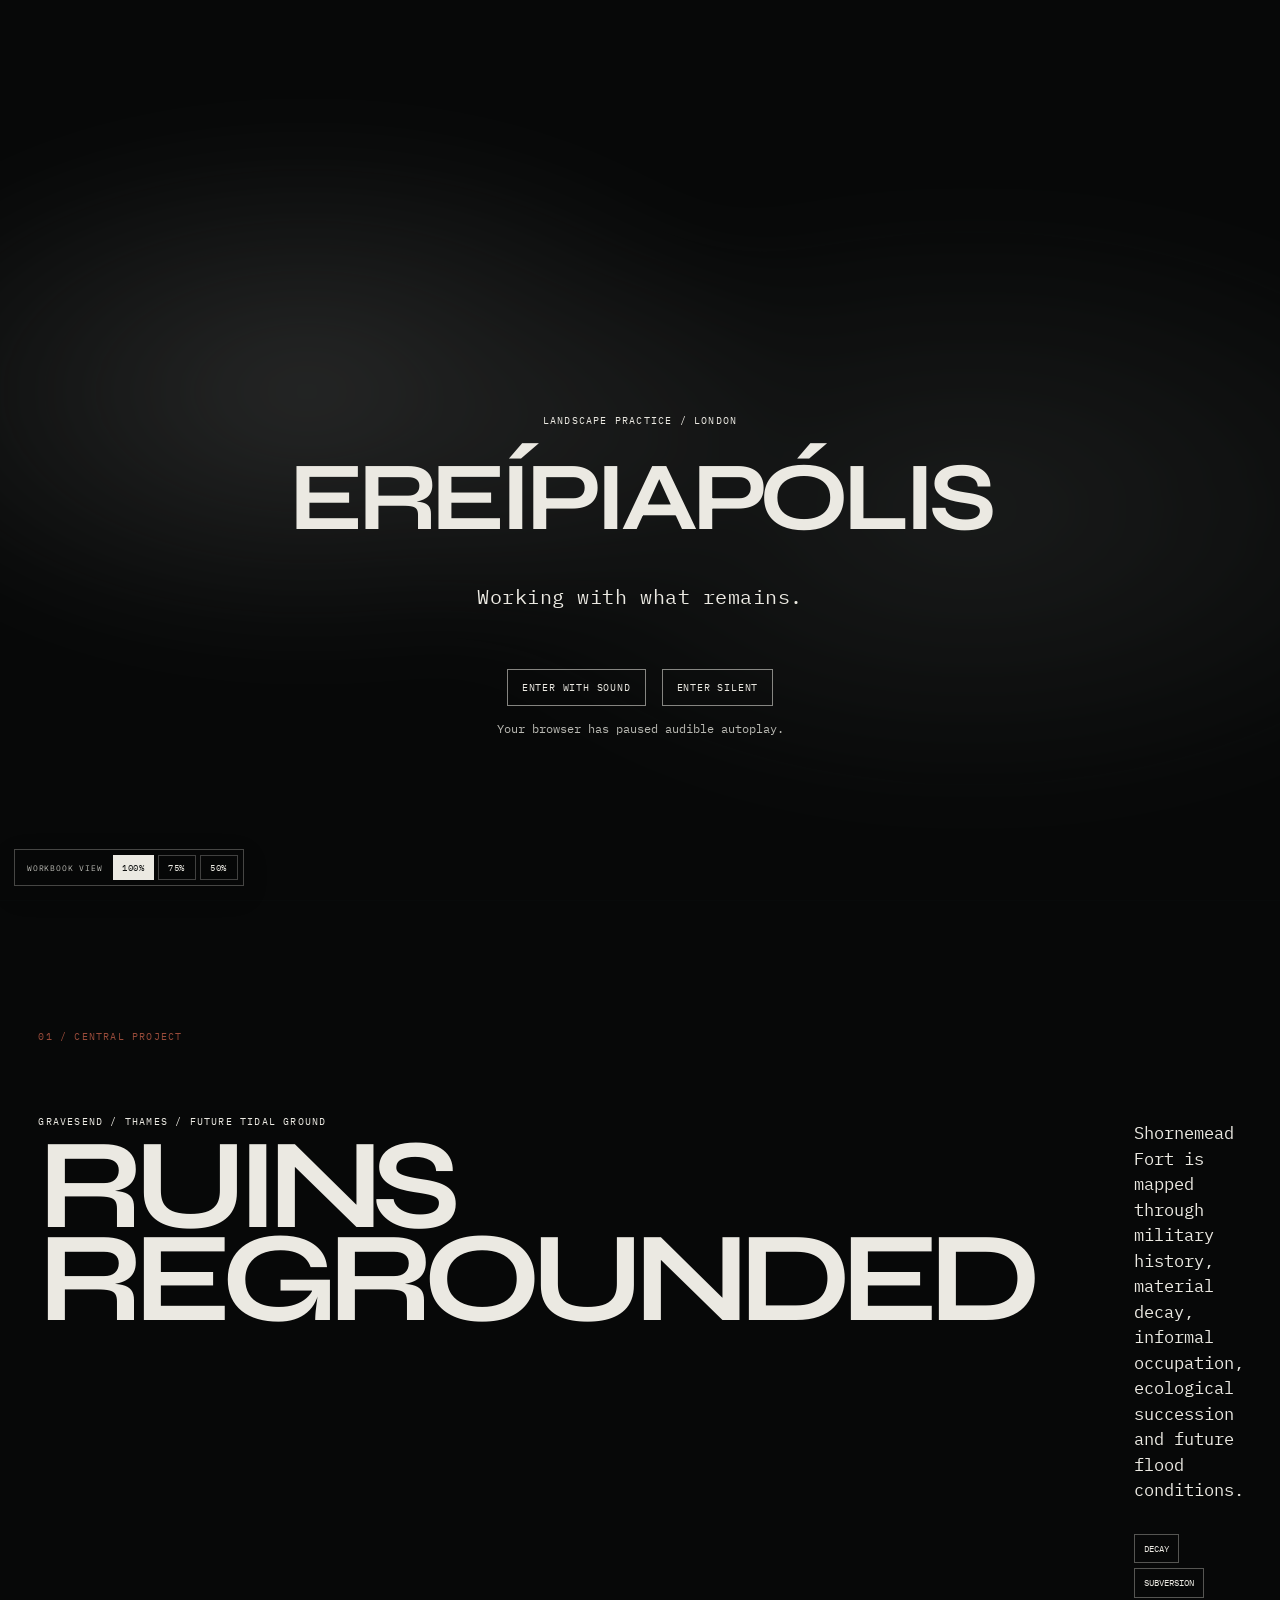
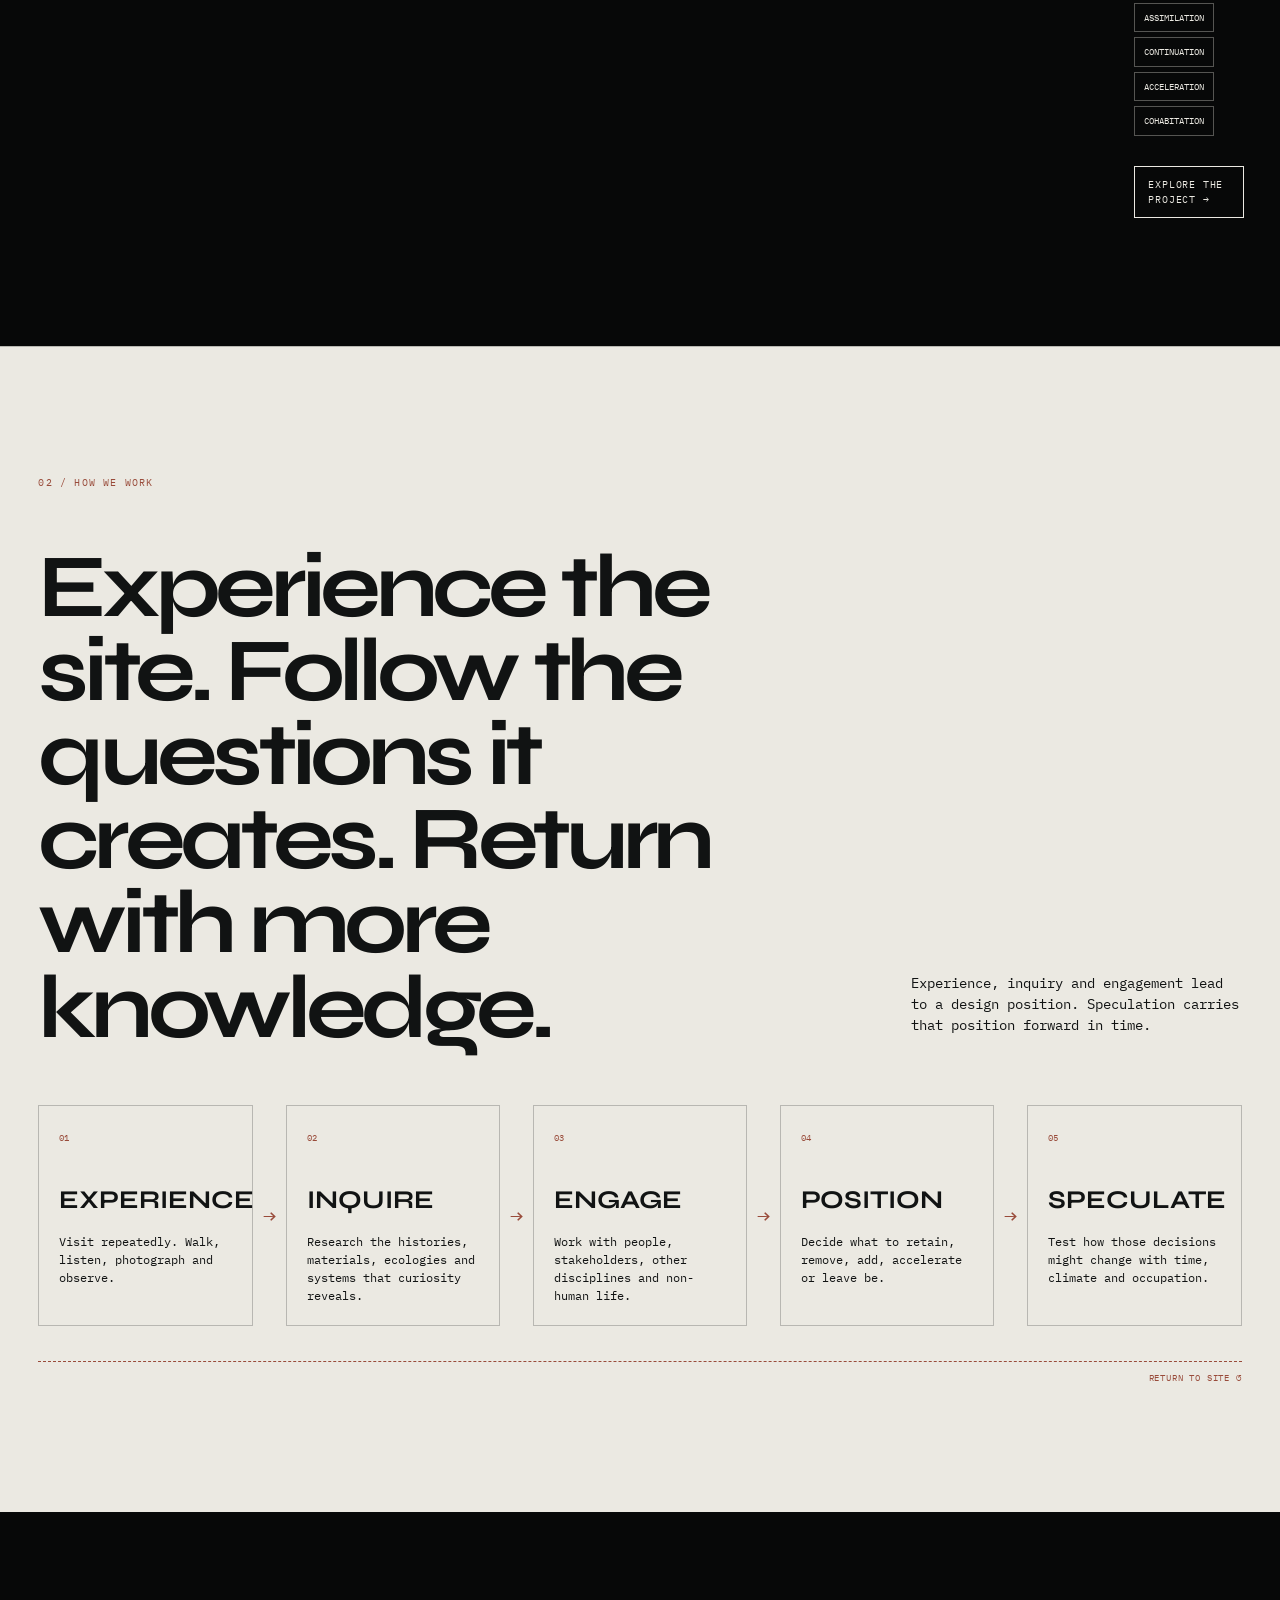
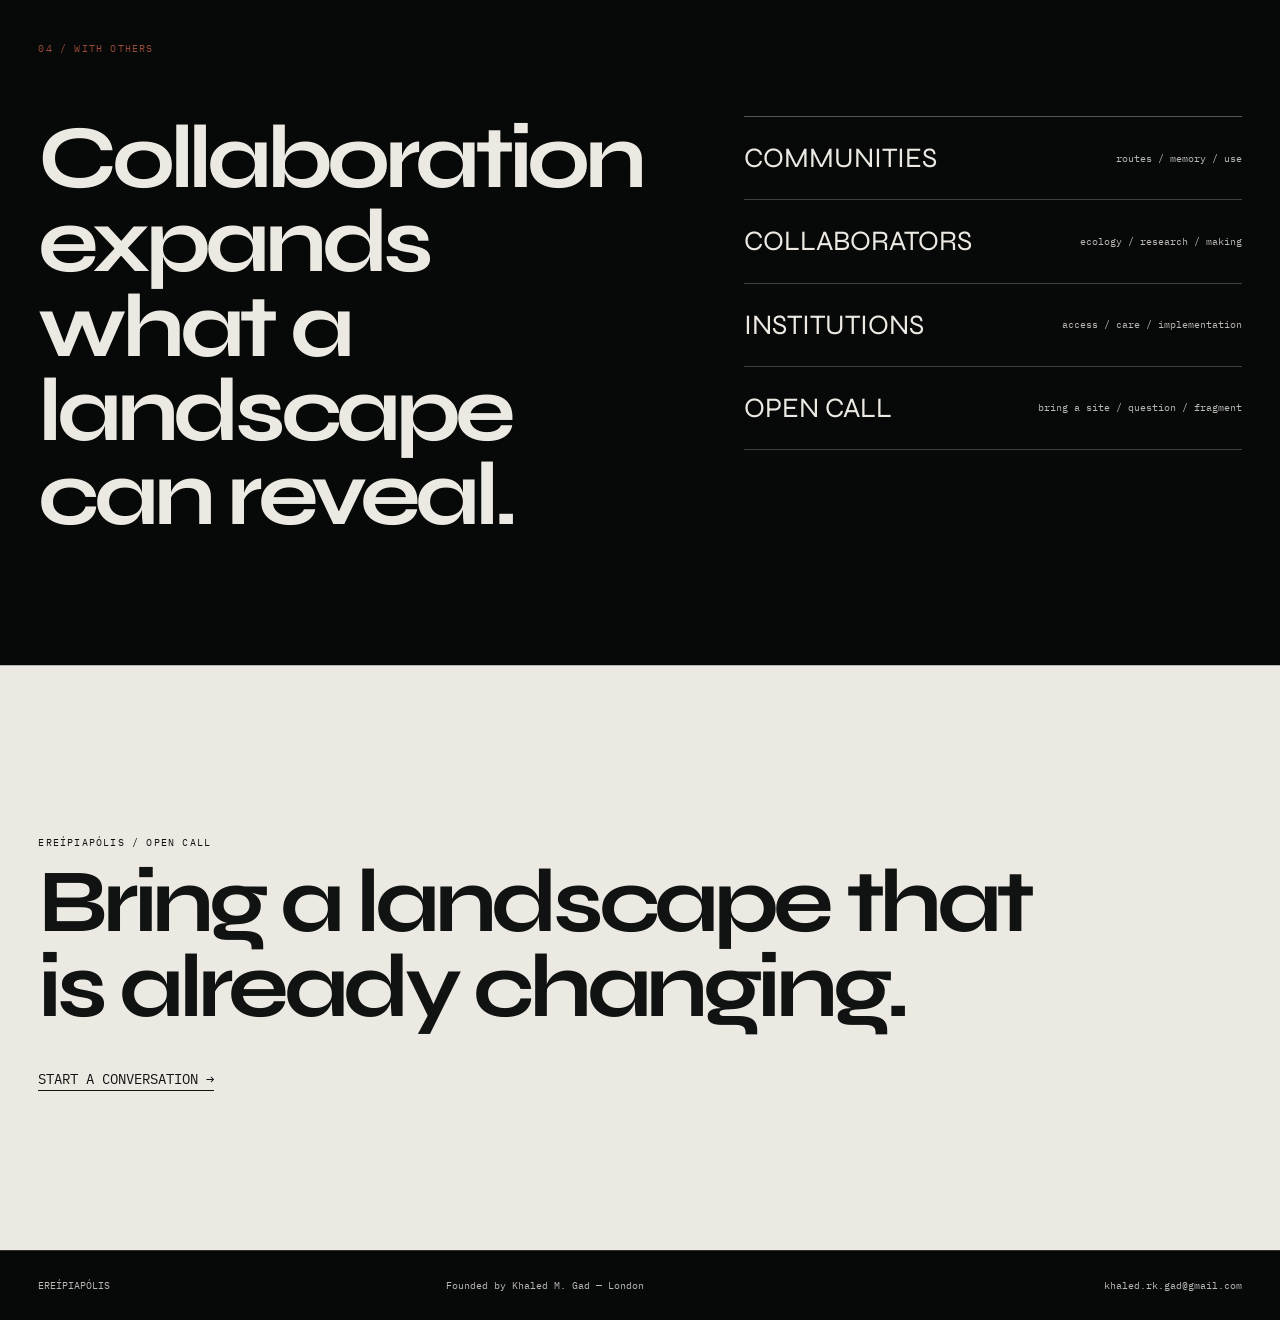
<file: index.html>
<!doctype html>
<html lang="en">
<head>
<meta charset="utf-8">
<meta name="viewport" content="width=device-width,initial-scale=1">
<title>EREÍPIAPÓLIS — Landscape Practice</title>
<meta name="description" content="EREÍPIAPÓLIS is a landscape practice investigating the afterlives of damaged ground.">
<meta name="theme-color" content="#111313">
<link rel="icon" href="assets/favicon.svg" type="image/svg+xml">
<link rel="stylesheet" href="styles.css">
</head>
<body class="home" data-page="home">

<div class="entry-stage" id="entry-stage">
  <div class="entry-weather" aria-hidden="true"></div>
  <div class="entry-copy">
    <p class="micro">LANDSCAPE PRACTICE / LONDON</p>
    <h1>EREÍPIAPÓLIS</h1>
    <p class="entry-line">Working with what remains.</p>
    <div class="entry-gate" id="entry-gate" hidden>
      <button id="enter-sound">ENTER WITH SOUND</button>
      <button id="enter-silent">ENTER SILENT</button>
      <small>Your browser has paused audible autoplay.</small>
    </div>
  </div>
</div>

<audio id="site-ambience" autoplay loop preload="auto" playsinline>
  <source src="https://upload.wikimedia.org/wikipedia/commons/4/42/Rain_and_thunder.ogg" type="audio/ogg">
  <source src="https://upload.wikimedia.org/wikipedia/commons/transcoded/4/42/Rain_and_thunder.ogg/Rain_and_thunder.ogg.mp3" type="audio/mpeg">
</audio>

<canvas id="spore-field" aria-hidden="true"></canvas>
<div class="site-grain" aria-hidden="true"></div>
<div class="cursor" aria-hidden="true"><span></span></div>
<button class="sound-toggle" id="sound-toggle" data-on="false" aria-label="Toggle atmospheric sound">SOUND</button>


<header class="site-header">
  <a class="brand" href="index.html">EREÍPIAPÓLIS</a>
  <button class="menu-toggle" aria-expanded="false" aria-label="Open menu">MENU</button>
  <nav class="site-nav" aria-label="Primary navigation">
    <a href="about.html">ABOUT</a>
    <a href="project.html">PROJECT</a>
    <a href="partners.html">PARTNERS</a>
    <a href="references.html">REFERENCES</a>
  </nav>
</header>


<aside class="time-rail" aria-hidden="true">
  <span>1795</span><i></i>
  <span>1870</span><i></i>
  <span>2026</span><i></i>
  <span>2100</span>
</aside>

<main>
<section class="hero-world" id="hero">
  <div class="hero-meta top">
    <span>51.4518° N / 0.4676° E</span>
    <span>THAMES ESTUARY</span>
    <span>ACTIVE RUINATION / 2026—2100</span>
  </div>

  <button class="hero-plate lightbox-trigger" data-full="assets/a0-composite.webp" aria-label="Open full A0 composite drawing">
    <img class="hero-base" src="assets/a0-composite.webp" alt="Ruins Regrounded A0 composite drawing">
    <img class="hero-refract" src="assets/a0-composite.webp" alt="" aria-hidden="true">
    <span class="weather-field" aria-hidden="true"></span>
    <span class="scan-field" aria-hidden="true"></span>
  </button>

  <div class="hero-meta bottom">
    <span>RUINS REGROUNDED</span>
    <span>SHORNEMEAD FORT</span>
    <a href="project.html">ENTER PROJECT →</a>
  </div>
</section>

<section class="project-gate chapter-black">
  <div class="section-code">01 / CENTRAL PROJECT</div>
  <div class="project-gate-copy">
    <div>
      <p class="micro">GRAVESEND / THAMES / FUTURE TIDAL GROUND</p>
      <h2>RUINS<br>REGROUNDED</h2>
    </div>
    <div class="gate-description">
      <p>Shornemead Fort is mapped through military history, material decay, informal occupation, ecological succession and future flood conditions.</p>
      <div class="data-bands">
        <span>DECAY</span><span>SUBVERSION</span><span>ASSIMILATION</span>
        <span>CONTINUATION</span><span>ACCELERATION</span><span>COHABITATION</span>
      </div>
      <a class="button-light" href="project.html">EXPLORE THE PROJECT →</a>
    </div>
  </div>
</section>

<section class="practice-field">
  <div class="section-code">02 / HOW WE WORK</div>
  <div class="practice-heading">
    <h2>Experience the site. Follow the questions it creates. Return with more knowledge.</h2>
    <p>Experience, inquiry and engagement lead to a design position. Speculation carries that position forward in time.</p>
  </div>
  <div class="method-sequence" aria-label="Practice method">
    <article><span>01</span><h3>EXPERIENCE</h3><p>Visit repeatedly. Walk, listen, photograph and observe.</p></article><b>→</b>
    <article><span>02</span><h3>INQUIRE</h3><p>Research the histories, materials, ecologies and systems that curiosity reveals.</p></article><b>→</b>
    <article><span>03</span><h3>ENGAGE</h3><p>Work with people, stakeholders, other disciplines and non-human life.</p></article><b>→</b>
    <article><span>04</span><h3>POSITION</h3><p>Decide what to retain, remove, add, accelerate or leave be.</p></article><b>→</b>
    <article><span>05</span><h3>SPECULATE</h3><p>Test how those decisions might change with time, climate and occupation.</p></article>
    <div class="return-line">RETURN TO SITE ↺</div>
  </div>
</section>
<section class="relations-gate chapter-black">
  <div class="section-code">04 / WITH OTHERS</div>
  <div class="relations-grid-home">
    <h2>Collaboration expands what a landscape can reveal.</h2>
    <div>
      <a href="partners.html#communities">COMMUNITIES <span>routes / memory / use</span></a>
      <a href="partners.html#collaborators">COLLABORATORS <span>ecology / research / making</span></a>
      <a href="partners.html#institutions">INSTITUTIONS <span>access / care / implementation</span></a>
      <a href="partners.html#open-call">OPEN CALL <span>bring a site / question / fragment</span></a>
    </div>
  </div>
</section>

<section class="closing-field">
  <p class="micro">EREÍPIAPÓLIS / OPEN CALL</p>
  <h2>Bring a landscape that is already changing.</h2>
  <a href="partners.html#open-call">START A CONVERSATION →</a>
</section>
</main>


<footer class="site-footer">
  <span>EREÍPIAPÓLIS</span>
  <span>Founded by Khaled M. Gad — London</span>
  <a href="mailto:khaled.rk.gad@gmail.com">khaled.rk.gad@gmail.com</a>
</footer>


<div class="lightbox" aria-hidden="true">
  <button class="lightbox-close" aria-label="Close image">×</button>
  <button class="lightbox-prev" aria-label="Previous image">←</button>
  <img class="lightbox-image" alt="">
  <button class="lightbox-next" aria-label="Next image">→</button>
</div>

<script src="script.js"></script>
</body>
</html>
</file>
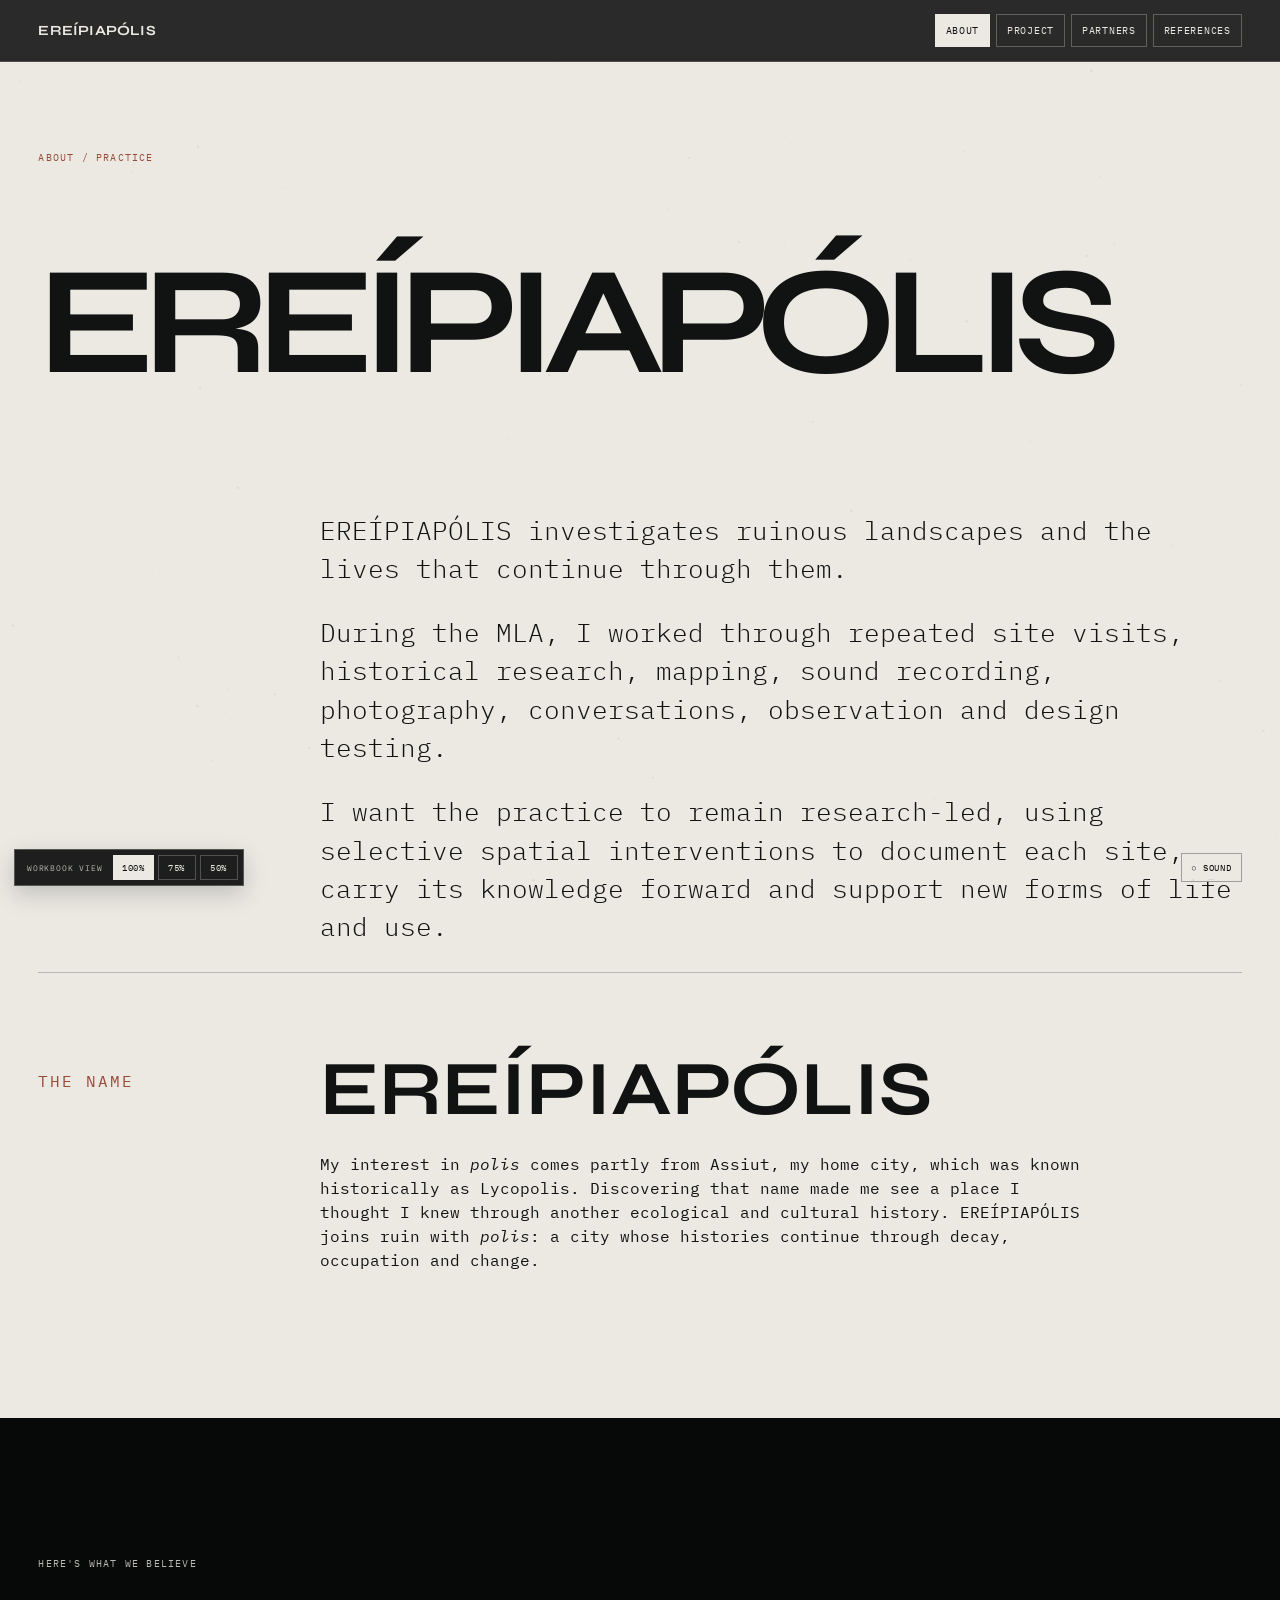
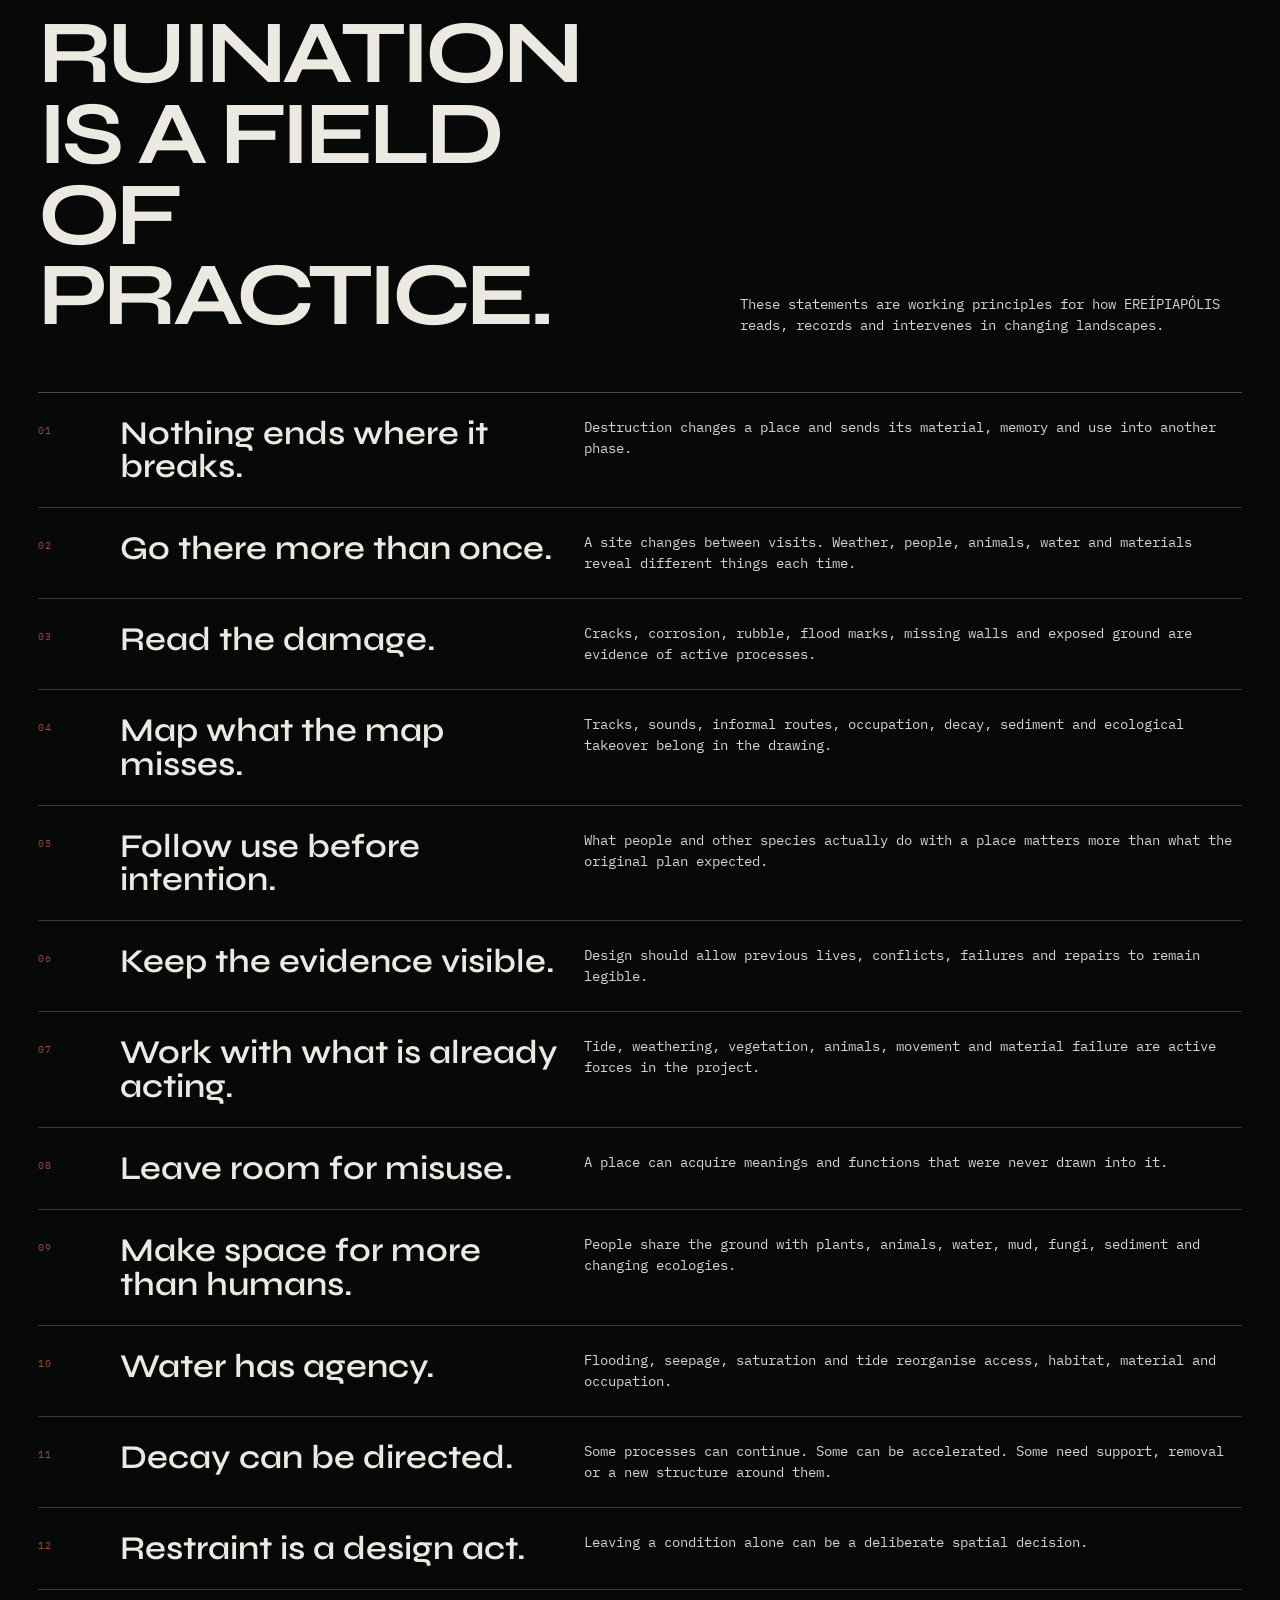
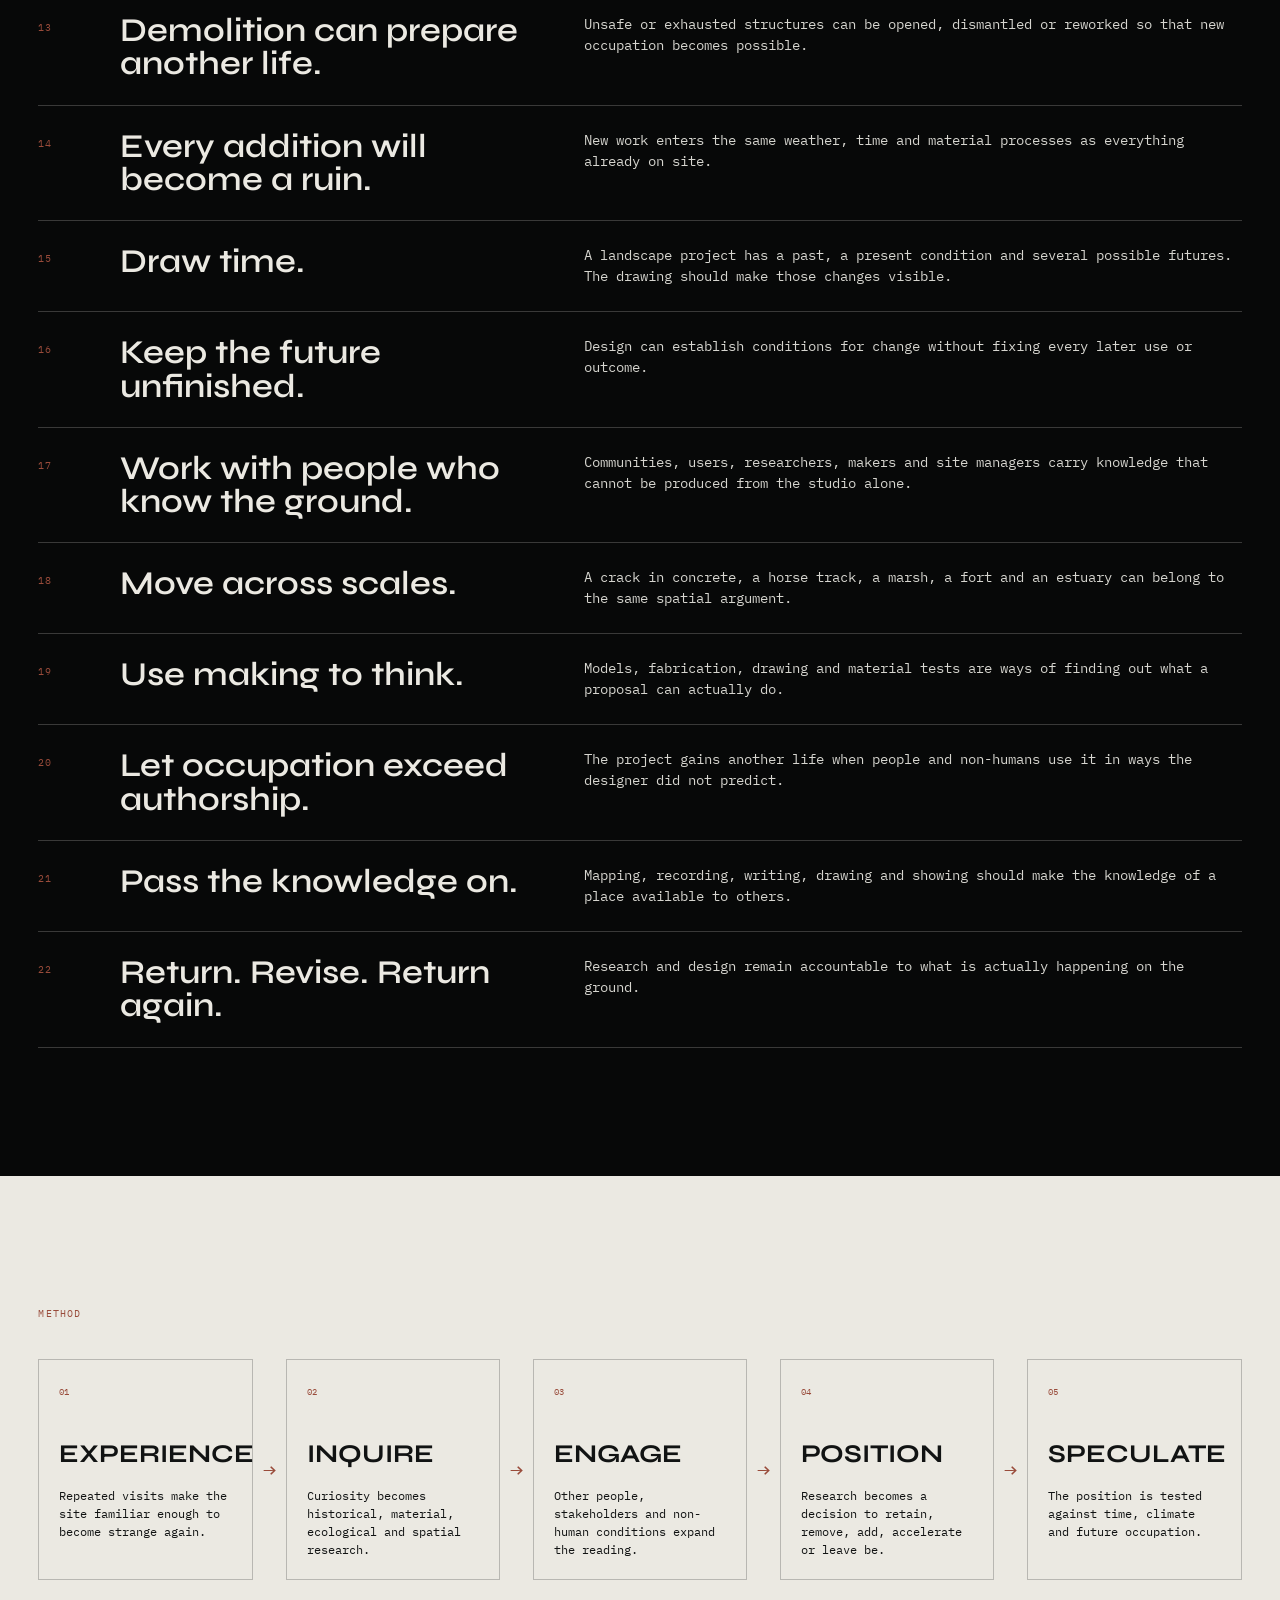
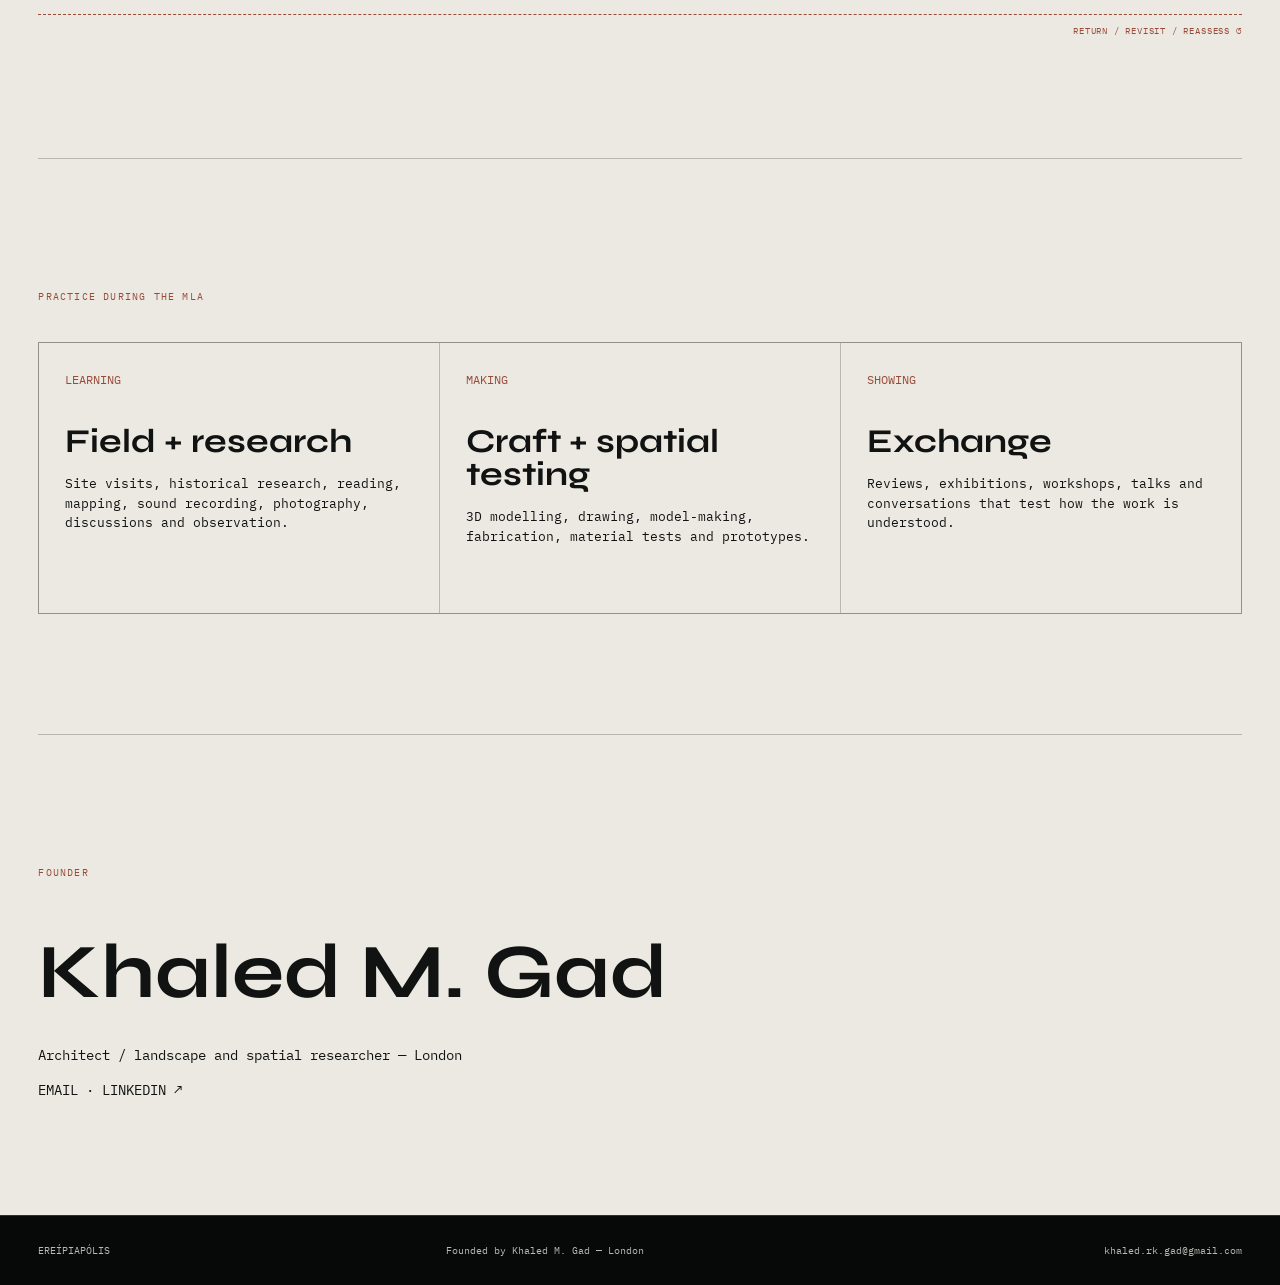
<file: about.html>
<!doctype html>
<html lang="en">
<head>
<meta charset="utf-8"><meta name="viewport" content="width=device-width,initial-scale=1">
<title>About — EREÍPIAPÓLIS</title>
<link rel="icon" href="assets/favicon.svg" type="image/svg+xml">
<link rel="stylesheet" href="styles.css">
</head>
<body data-page="about">
<canvas id="spore-field" aria-hidden="true"></canvas><div class="site-grain"></div><div class="cursor"><span></span></div>
<button class="sound-toggle" id="sound-toggle" data-on="false">SOUND</button>
<audio id="site-ambience" loop preload="auto"><source src="https://upload.wikimedia.org/wikipedia/commons/4/42/Rain_and_thunder.ogg" type="audio/ogg"><source src="https://upload.wikimedia.org/wikipedia/commons/transcoded/4/42/Rain_and_thunder.ogg/Rain_and_thunder.ogg.mp3" type="audio/mpeg"></audio>

<header class="site-header">
  <a class="brand" href="index.html">EREÍPIAPÓLIS</a>
  <button class="menu-toggle" aria-expanded="false" aria-label="Open menu">MENU</button>
  <nav class="site-nav" aria-label="Primary navigation">
    <a href="about.html">ABOUT</a>
    <a href="project.html">PROJECT</a>
    <a href="partners.html">PARTNERS</a>
    <a href="references.html">REFERENCES</a>
  </nav>
</header>

<main class="page-shell">
<section class="page-lead">
  <p class="section-code">ABOUT / PRACTICE</p>
  <h1>EREÍPIAPÓLIS</h1>
  <div class="lead-copy">
    <p>EREÍPIAPÓLIS investigates ruinous landscapes and the lives that continue through them.</p>
    <p>During the MLA, I worked through repeated site visits, historical research, mapping, sound recording, photography, conversations, observation and design testing.</p>
    <p>I want the practice to remain research-led, using selective spatial interventions to document each site, carry its knowledge forward and support new forms of life and use.</p>
  </div>
</section>
<section class="name-stratum split-section"><p class="section-code">THE NAME</p><div><h2>EREÍPIAPÓLIS</h2><p>My interest in <em>polis</em> comes partly from Assiut, my home city, which was known historically as Lycopolis. Discovering that name made me see a place I thought I knew through another ecological and cultural history. EREÍPIAPÓLIS joins ruin with <em>polis</em>: a city whose histories continue through decay, occupation and change.</p></div></section>
<section class="ethos-section chapter-black manifesto-section">
  <p class="section-code">HERE'S WHAT WE BELIEVE</p>
  <div class="manifesto-intro">
    <h2>RUINATION IS A FIELD OF PRACTICE.</h2>
    <p>These statements are working principles for how EREÍPIAPÓLIS reads, records and intervenes in changing landscapes.</p>
  </div>
  <div class="manifesto-list-long">
    <article><span>01</span><h3>Nothing ends where it breaks.</h3><p>Destruction changes a place and sends its material, memory and use into another phase.</p></article>
    <article><span>02</span><h3>Go there more than once.</h3><p>A site changes between visits. Weather, people, animals, water and materials reveal different things each time.</p></article>
    <article><span>03</span><h3>Read the damage.</h3><p>Cracks, corrosion, rubble, flood marks, missing walls and exposed ground are evidence of active processes.</p></article>
    <article><span>04</span><h3>Map what the map misses.</h3><p>Tracks, sounds, informal routes, occupation, decay, sediment and ecological takeover belong in the drawing.</p></article>
    <article><span>05</span><h3>Follow use before intention.</h3><p>What people and other species actually do with a place matters more than what the original plan expected.</p></article>
    <article><span>06</span><h3>Keep the evidence visible.</h3><p>Design should allow previous lives, conflicts, failures and repairs to remain legible.</p></article>
    <article><span>07</span><h3>Work with what is already acting.</h3><p>Tide, weathering, vegetation, animals, movement and material failure are active forces in the project.</p></article>
    <article><span>08</span><h3>Leave room for misuse.</h3><p>A place can acquire meanings and functions that were never drawn into it.</p></article>
    <article><span>09</span><h3>Make space for more than humans.</h3><p>People share the ground with plants, animals, water, mud, fungi, sediment and changing ecologies.</p></article>
    <article><span>10</span><h3>Water has agency.</h3><p>Flooding, seepage, saturation and tide reorganise access, habitat, material and occupation.</p></article>
    <article><span>11</span><h3>Decay can be directed.</h3><p>Some processes can continue. Some can be accelerated. Some need support, removal or a new structure around them.</p></article>
    <article><span>12</span><h3>Restraint is a design act.</h3><p>Leaving a condition alone can be a deliberate spatial decision.</p></article>
    <article><span>13</span><h3>Demolition can prepare another life.</h3><p>Unsafe or exhausted structures can be opened, dismantled or reworked so that new occupation becomes possible.</p></article>
    <article><span>14</span><h3>Every addition will become a ruin.</h3><p>New work enters the same weather, time and material processes as everything already on site.</p></article>
    <article><span>15</span><h3>Draw time.</h3><p>A landscape project has a past, a present condition and several possible futures. The drawing should make those changes visible.</p></article>
    <article><span>16</span><h3>Keep the future unfinished.</h3><p>Design can establish conditions for change without fixing every later use or outcome.</p></article>
    <article><span>17</span><h3>Work with people who know the ground.</h3><p>Communities, users, researchers, makers and site managers carry knowledge that cannot be produced from the studio alone.</p></article>
    <article><span>18</span><h3>Move across scales.</h3><p>A crack in concrete, a horse track, a marsh, a fort and an estuary can belong to the same spatial argument.</p></article>
    <article><span>19</span><h3>Use making to think.</h3><p>Models, fabrication, drawing and material tests are ways of finding out what a proposal can actually do.</p></article>
    <article><span>20</span><h3>Let occupation exceed authorship.</h3><p>The project gains another life when people and non-humans use it in ways the designer did not predict.</p></article>
    <article><span>21</span><h3>Pass the knowledge on.</h3><p>Mapping, recording, writing, drawing and showing should make the knowledge of a place available to others.</p></article>
    <article><span>22</span><h3>Return. Revise. Return again.</h3><p>Research and design remain accountable to what is actually happening on the ground.</p></article>
  </div>
</section>
<section class="operations-section"><p class="section-code">METHOD</p><div class="method-sequence method-sequence-about">
<article><span>01</span><h3>EXPERIENCE</h3><p>Repeated visits make the site familiar enough to become strange again.</p></article><b>→</b>
<article><span>02</span><h3>INQUIRE</h3><p>Curiosity becomes historical, material, ecological and spatial research.</p></article><b>→</b>
<article><span>03</span><h3>ENGAGE</h3><p>Other people, stakeholders and non-human conditions expand the reading.</p></article><b>→</b>
<article><span>04</span><h3>POSITION</h3><p>Research becomes a decision to retain, remove, add, accelerate or leave be.</p></article><b>→</b>
<article><span>05</span><h3>SPECULATE</h3><p>The position is tested against time, climate and future occupation.</p></article>
<div class="return-line">RETURN / REVISIT / REASSESS ↺</div></div></section>
<section class="field-vocabulary chapter-bone"><p class="section-code">PRACTICE DURING THE MLA</p><div class="fieldnote-grid three-up">
<article><small>LEARNING</small><h3>Field + research</h3><p>Site visits, historical research, reading, mapping, sound recording, photography, discussions and observation.</p></article>
<article><small>MAKING</small><h3>Craft + spatial testing</h3><p>3D modelling, drawing, model-making, fabrication, material tests and prototypes.</p></article>
<article><small>SHOWING</small><h3>Exchange</h3><p>Reviews, exhibitions, workshops, talks and conversations that test how the work is understood.</p></article>
</div></section>
<section class="founder-block"><p class="section-code">FOUNDER</p><h2>Khaled M. Gad</h2><p>Architect / landscape and spatial researcher — London</p><p><a href="mailto:khaled.rk.gad@gmail.com">EMAIL</a> · <a href="https://linkedin.com/in/khaled-ragab" target="_blank" rel="noopener">LINKEDIN ↗</a></p></section>
</main>

<footer class="site-footer">
  <span>EREÍPIAPÓLIS</span>
  <span>Founded by Khaled M. Gad — London</span>
  <a href="mailto:khaled.rk.gad@gmail.com">khaled.rk.gad@gmail.com</a>
</footer>

<script src="script.js"></script>
</body></html>
</file>
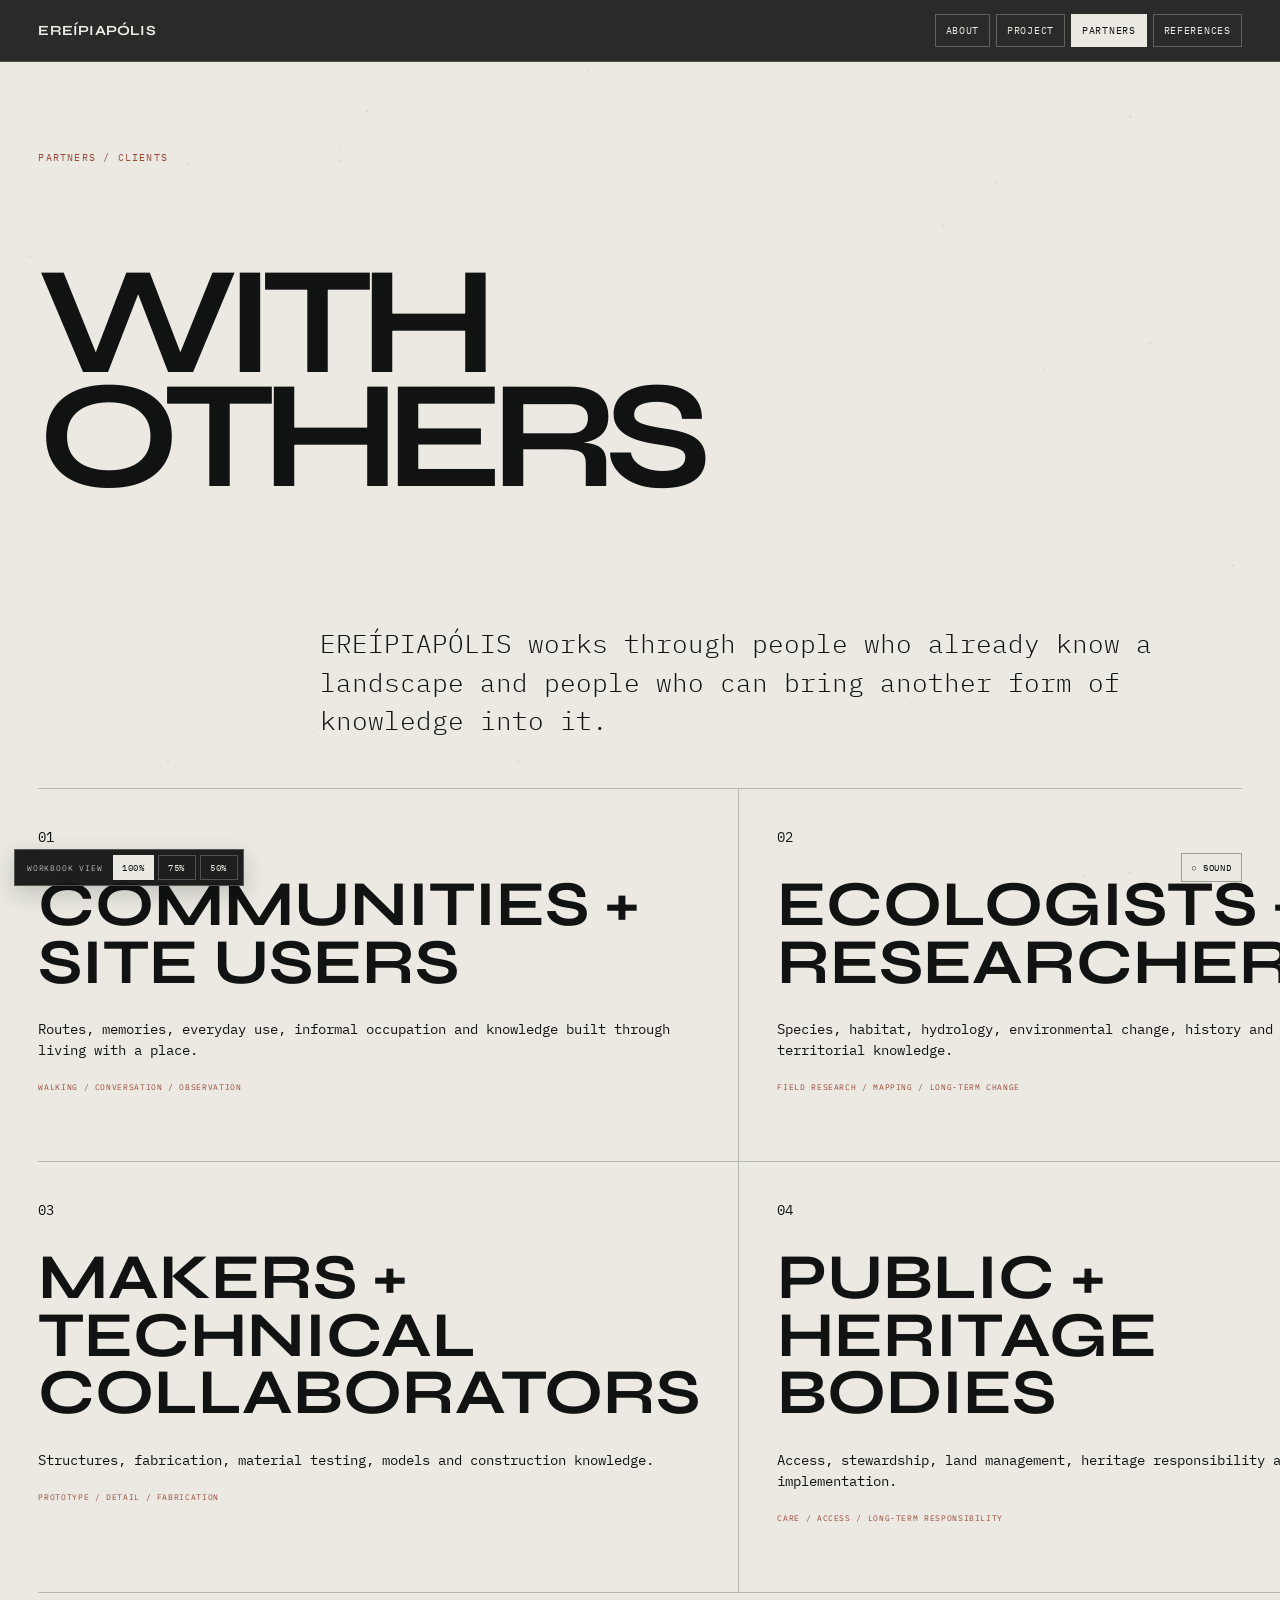
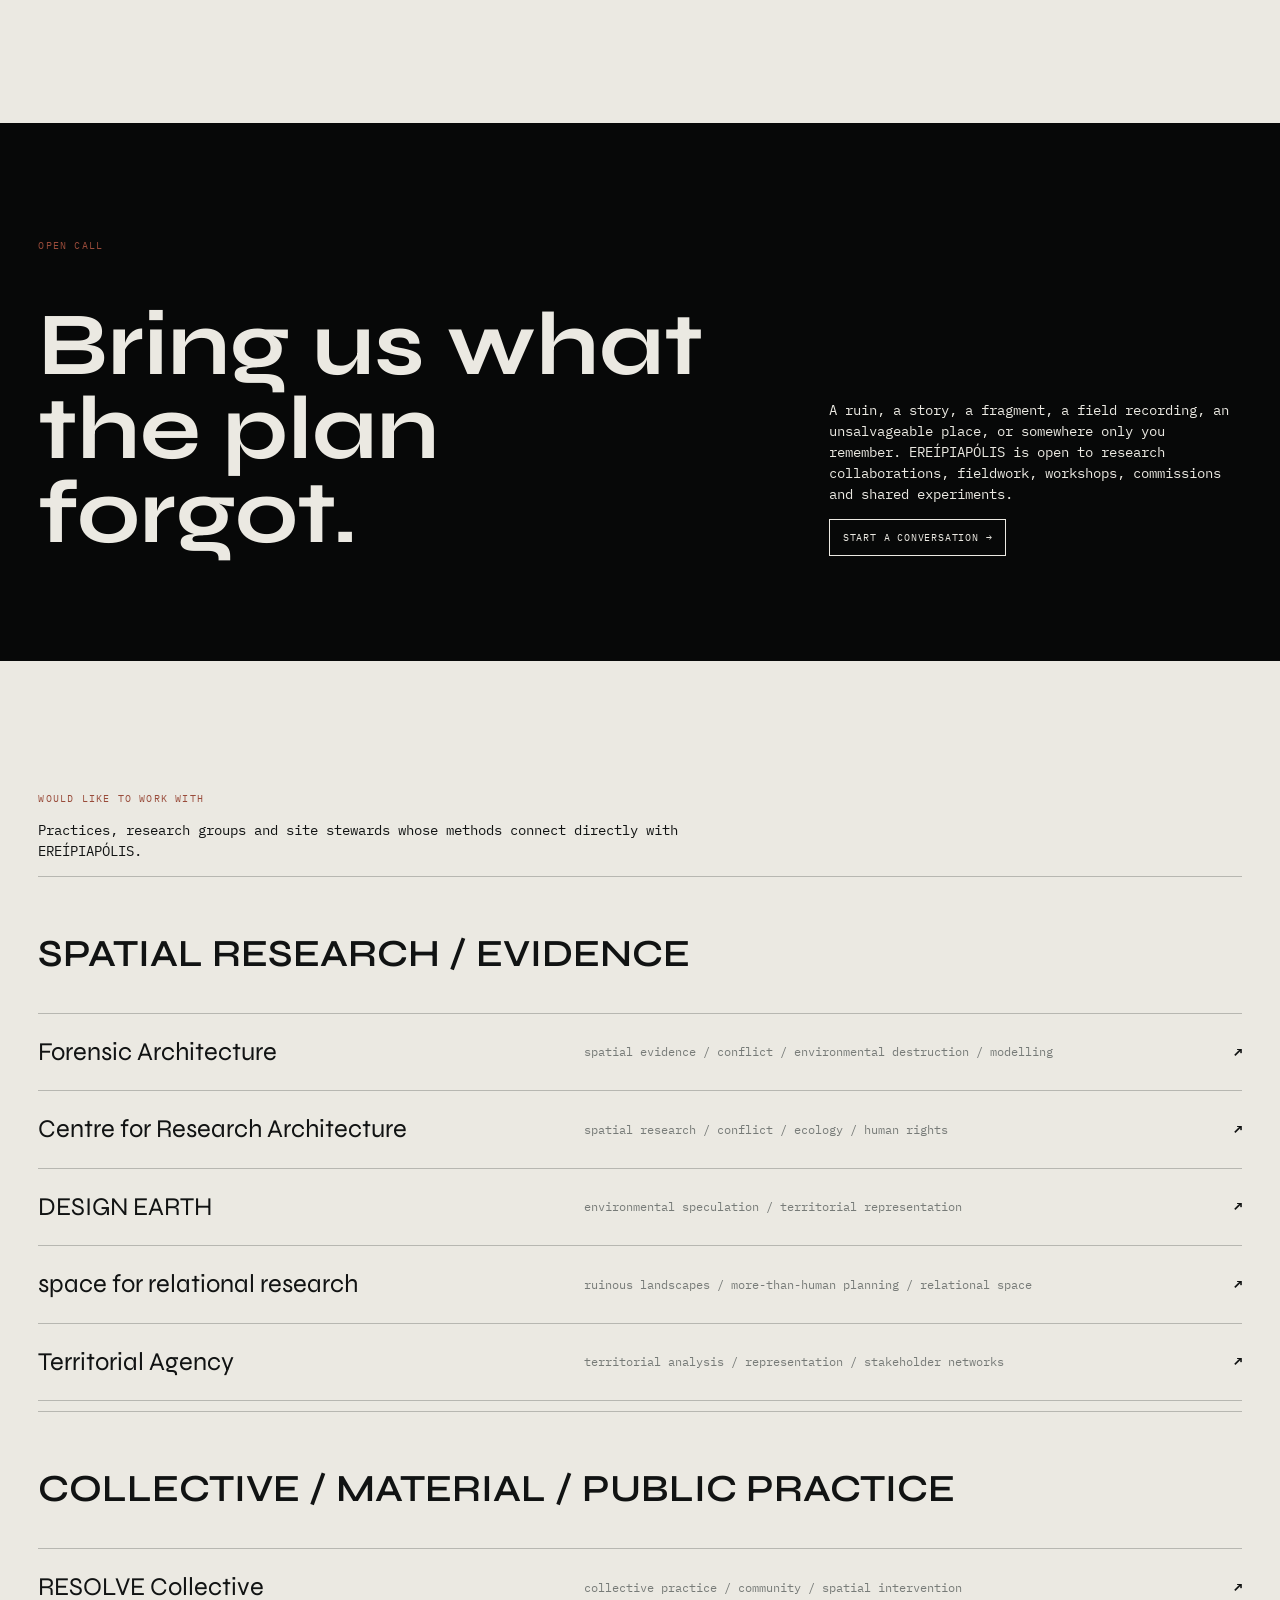
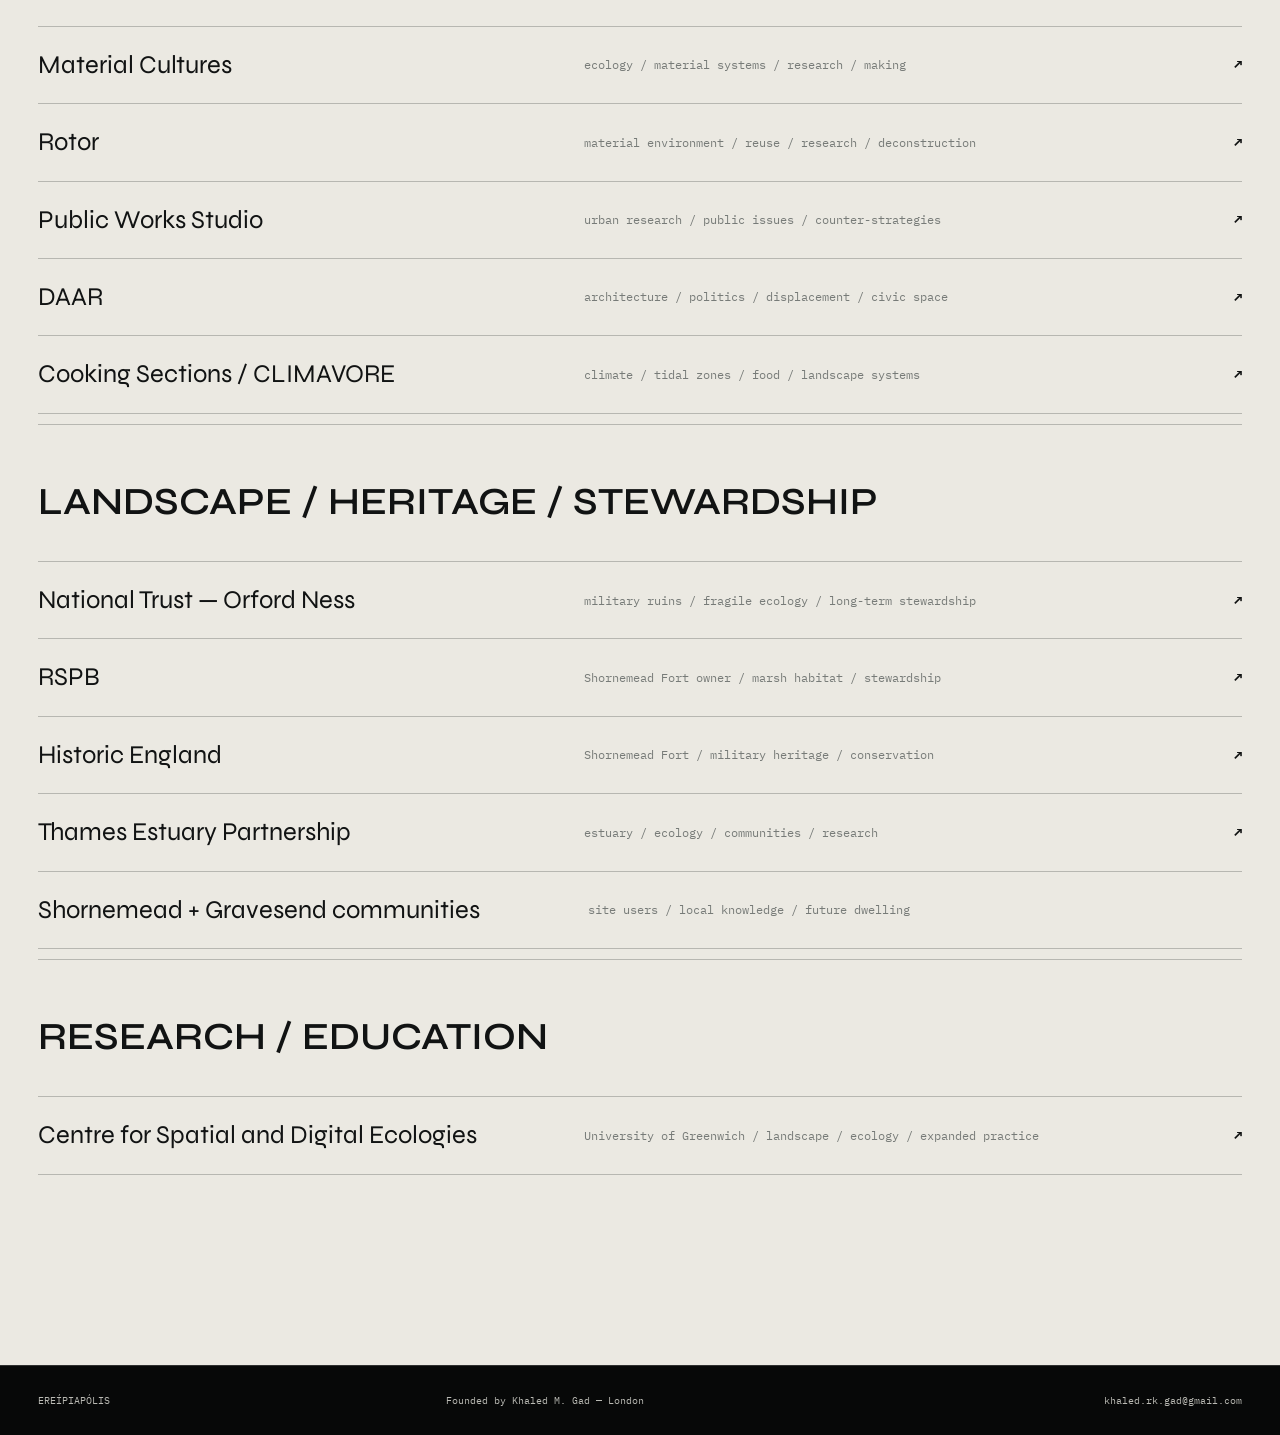
<file: partners.html>
<!doctype html>
<html lang="en"><head><meta charset="utf-8"><meta name="viewport" content="width=device-width,initial-scale=1">
<title>Partners — EREÍPIAPÓLIS</title><link rel="icon" href="assets/favicon.svg" type="image/svg+xml"><link rel="stylesheet" href="styles.css"></head>
<body data-page="partners">
<canvas id="spore-field"></canvas><div class="site-grain"></div><div class="cursor"><span></span></div>
<button class="sound-toggle" id="sound-toggle" data-on="false">SOUND</button>
<audio id="site-ambience" loop preload="auto"><source src="https://upload.wikimedia.org/wikipedia/commons/4/42/Rain_and_thunder.ogg" type="audio/ogg"><source src="https://upload.wikimedia.org/wikipedia/commons/transcoded/4/42/Rain_and_thunder.ogg/Rain_and_thunder.ogg.mp3" type="audio/mpeg"></audio>

<header class="site-header">
  <a class="brand" href="index.html">EREÍPIAPÓLIS</a>
  <button class="menu-toggle" aria-expanded="false" aria-label="Open menu">MENU</button>
  <nav class="site-nav" aria-label="Primary navigation">
    <a href="about.html">ABOUT</a>
    <a href="project.html">PROJECT</a>
    <a href="partners.html">PARTNERS</a>
    <a href="references.html">REFERENCES</a>
  </nav>
</header>

<main class="page-shell partners-page">
<section class="page-lead"><p class="section-code">PARTNERS / CLIENTS</p><h1>WITH<br>OTHERS</h1><div class="lead-copy"><p>EREÍPIAPÓLIS works through people who already know a landscape and people who can bring another form of knowledge into it.</p></div></section>
<section class="relation-roles">
<article id="communities"><span>01</span><h2>COMMUNITIES + SITE USERS</h2><p>Routes, memories, everyday use, informal occupation and knowledge built through living with a place.</p><small>WALKING / CONVERSATION / OBSERVATION</small></article>
<article id="collaborators"><span>02</span><h2>ECOLOGISTS + RESEARCHERS</h2><p>Species, habitat, hydrology, environmental change, history and territorial knowledge.</p><small>FIELD RESEARCH / MAPPING / LONG-TERM CHANGE</small></article>
<article id="makers"><span>03</span><h2>MAKERS + TECHNICAL COLLABORATORS</h2><p>Structures, fabrication, material testing, models and construction knowledge.</p><small>PROTOTYPE / DETAIL / FABRICATION</small></article>
<article id="institutions"><span>04</span><h2>PUBLIC + HERITAGE BODIES</h2><p>Access, stewardship, land management, heritage responsibility and implementation.</p><small>CARE / ACCESS / LONG-TERM RESPONSIBILITY</small></article>
</section>
<section class="open-call chapter-black" id="open-call"><p class="section-code">OPEN CALL</p><div class="open-call-grid"><h2>Bring us what the plan forgot.</h2><div><p>A ruin, a story, a fragment, a field recording, an unsalvageable place, or somewhere only you remember. EREÍPIAPÓLIS is open to research collaborations, fieldwork, workshops, commissions and shared experiments.</p><a class="button-light" href="mailto:khaled.rk.gad@gmail.com?subject=ERE%C3%8DPIAP%C3%93LIS%20collaboration">START A CONVERSATION →</a></div></div></section>
<section class="future-relations">
  <p class="section-code">WOULD LIKE TO WORK WITH</p>
  <p class="relations-note">Practices, research groups and site stewards whose methods connect directly with EREÍPIAPÓLIS.</p>

  <div class="partner-cluster">
    <h3>SPATIAL RESEARCH / EVIDENCE</h3>
    <div class="link-index">
      <a href="https://forensic-architecture.org/about/agency" target="_blank" rel="noopener"><span>Forensic Architecture</span><small>spatial evidence / conflict / environmental destruction / modelling</small><b>↗</b></a>
      <a href="https://research-architecture.org/About" target="_blank" rel="noopener"><span>Centre for Research Architecture</span><small>spatial research / conflict / ecology / human rights</small><b>↗</b></a>
      <a href="https://design-earth.org/" target="_blank" rel="noopener"><span>DESIGN EARTH</span><small>environmental speculation / territorial representation</small><b>↗</b></a>
      <a href="https://spaceforrelationalresearch.de/" target="_blank" rel="noopener"><span>space for relational research</span><small>ruinous landscapes / more-than-human planning / relational space</small><b>↗</b></a>
      <a href="https://www.territorialagency.com/" target="_blank" rel="noopener"><span>Territorial Agency</span><small>territorial analysis / representation / stakeholder networks</small><b>↗</b></a>
    </div>
  </div>

  <div class="partner-cluster">
    <h3>COLLECTIVE / MATERIAL / PUBLIC PRACTICE</h3>
    <div class="link-index">
      <a href="https://www.resolvecollective.com/about" target="_blank" rel="noopener"><span>RESOLVE Collective</span><small>collective practice / community / spatial intervention</small><b>↗</b></a>
      <a href="https://materialcultures.org/about/" target="_blank" rel="noopener"><span>Material Cultures</span><small>ecology / material systems / research / making</small><b>↗</b></a>
      <a href="https://rotordb.org/en" target="_blank" rel="noopener"><span>Rotor</span><small>material environment / reuse / research / deconstruction</small><b>↗</b></a>
      <a href="https://publicworksstudio.com/en/about-us/" target="_blank" rel="noopener"><span>Public Works Studio</span><small>urban research / public issues / counter-strategies</small><b>↗</b></a>
      <a href="https://www.decolonizing.ps/site/about/" target="_blank" rel="noopener"><span>DAAR</span><small>architecture / politics / displacement / civic space</small><b>↗</b></a>
      <a href="https://www.cooking-sections.com/" target="_blank" rel="noopener"><span>Cooking Sections / CLIMAVORE</span><small>climate / tidal zones / food / landscape systems</small><b>↗</b></a>
    </div>
  </div>

  <div class="partner-cluster">
    <h3>LANDSCAPE / HERITAGE / STEWARDSHIP</h3>
    <div class="link-index">
      <a href="https://www.nationaltrust.org.uk/visit/suffolk/orford-ness-national-nature-reserve" target="_blank" rel="noopener"><span>National Trust — Orford Ness</span><small>military ruins / fragile ecology / long-term stewardship</small><b>↗</b></a>
      <a href="https://www.rspb.org.uk/" target="_blank" rel="noopener"><span>RSPB</span><small>Shornemead Fort owner / marsh habitat / stewardship</small><b>↗</b></a>
      <a href="https://historicengland.org.uk/listing/the-list/list-entry/1484434" target="_blank" rel="noopener"><span>Historic England</span><small>Shornemead Fort / military heritage / conservation</small><b>↗</b></a>
      <a href="https://www.thamesestuarypartnership.org/" target="_blank" rel="noopener"><span>Thames Estuary Partnership</span><small>estuary / ecology / communities / research</small><b>↗</b></a>
      <div class="nonlink-relation"><span>Shornemead + Gravesend communities</span><small>site users / local knowledge / future dwelling</small></div>
    </div>
  </div>

  <div class="partner-cluster">
    <h3>RESEARCH / EDUCATION</h3>
    <div class="link-index">
      <a href="https://www.gre.ac.uk/research/digital-ecologies" target="_blank" rel="noopener"><span>Centre for Spatial and Digital Ecologies</span><small>University of Greenwich / landscape / ecology / expanded practice</small><b>↗</b></a>
    </div>
  </div>
</section></main>
<footer class="site-footer">
  <span>EREÍPIAPÓLIS</span>
  <span>Founded by Khaled M. Gad — London</span>
  <a href="mailto:khaled.rk.gad@gmail.com">khaled.rk.gad@gmail.com</a>
</footer>
<script src="script.js"></script></body></html>
</file>
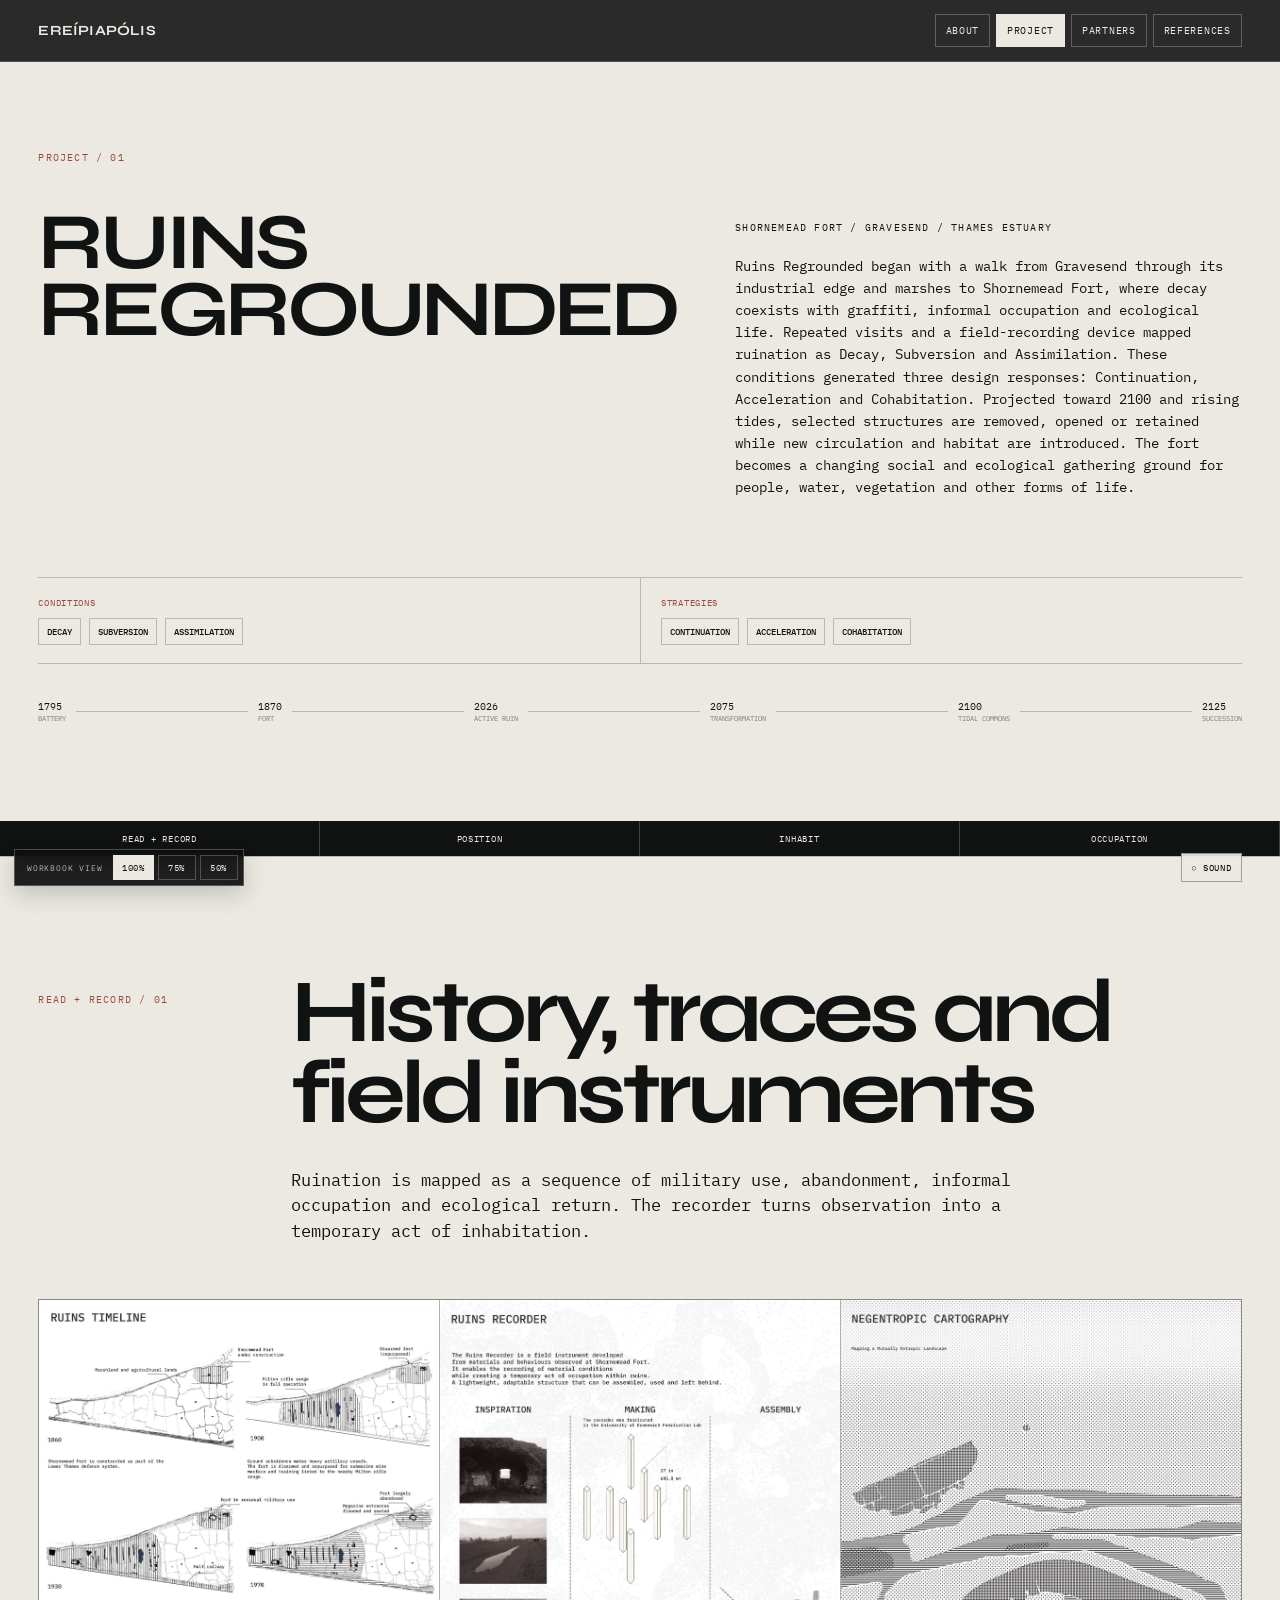
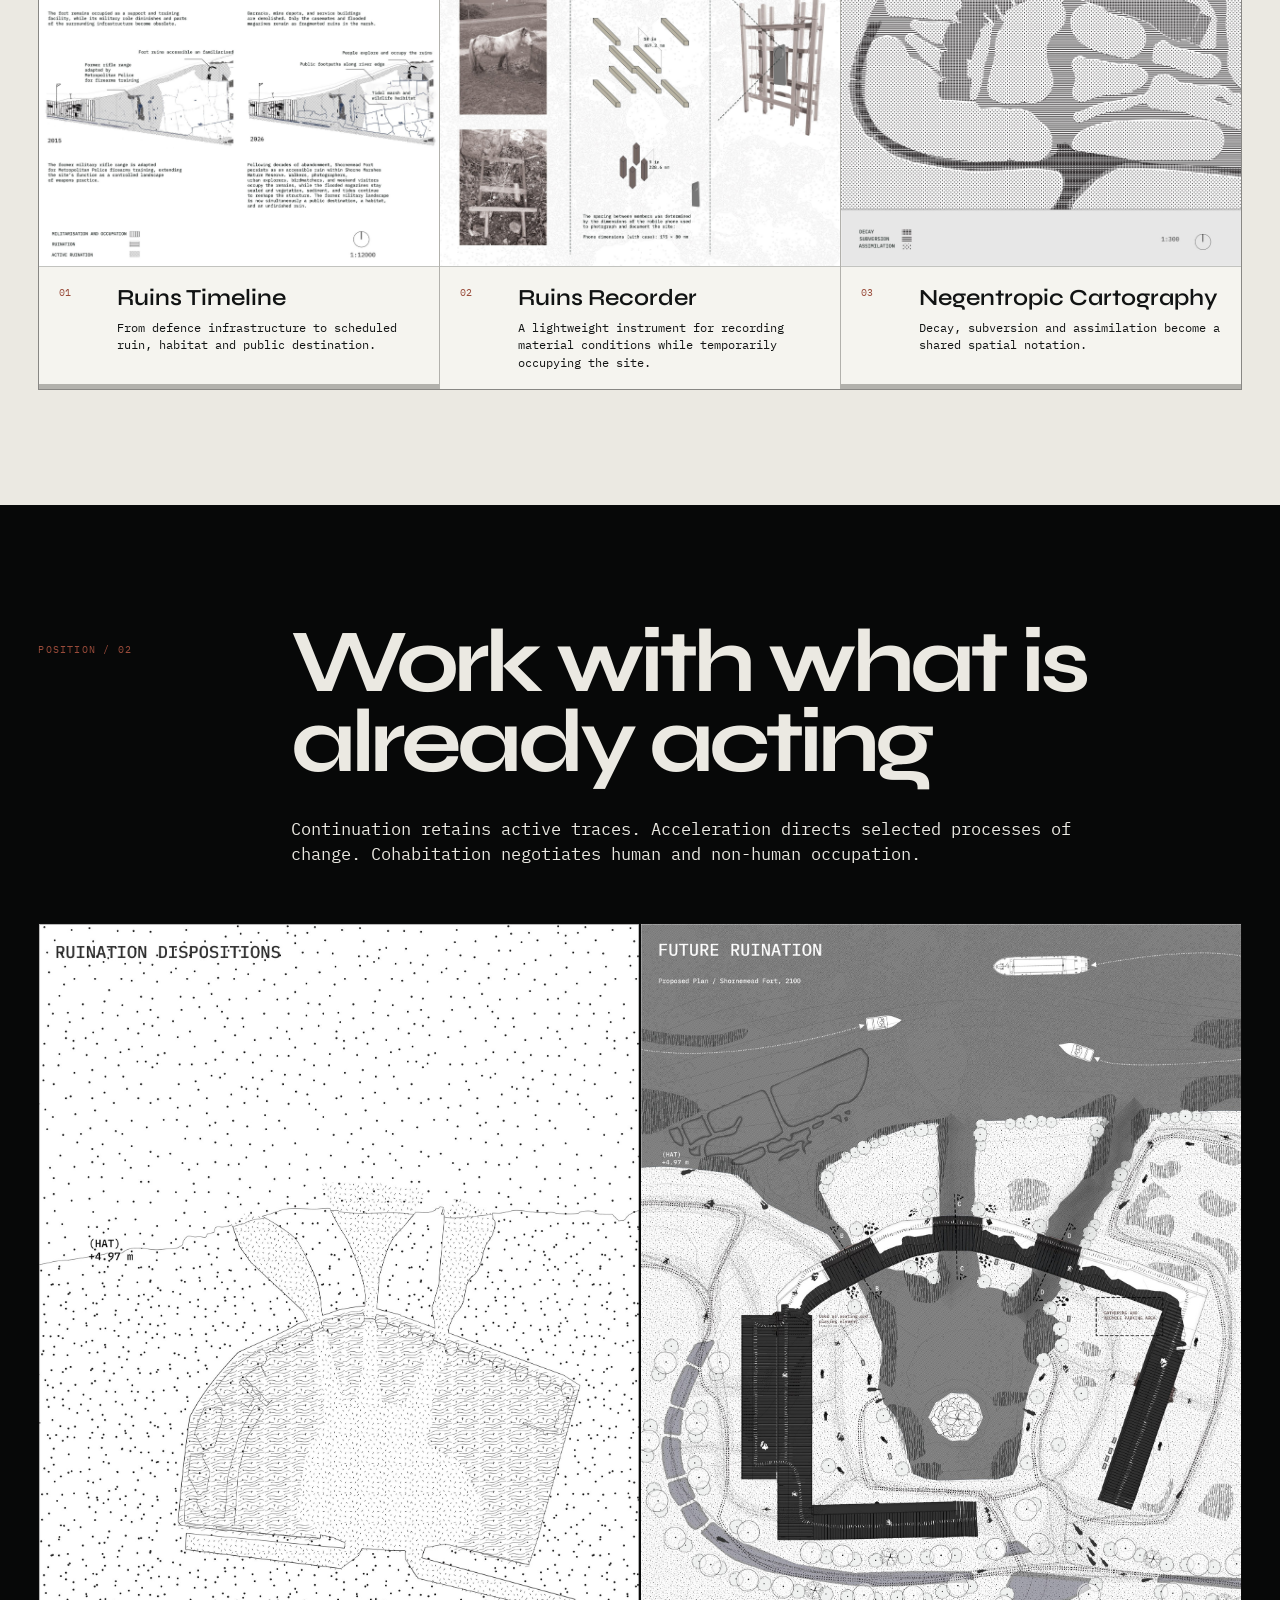
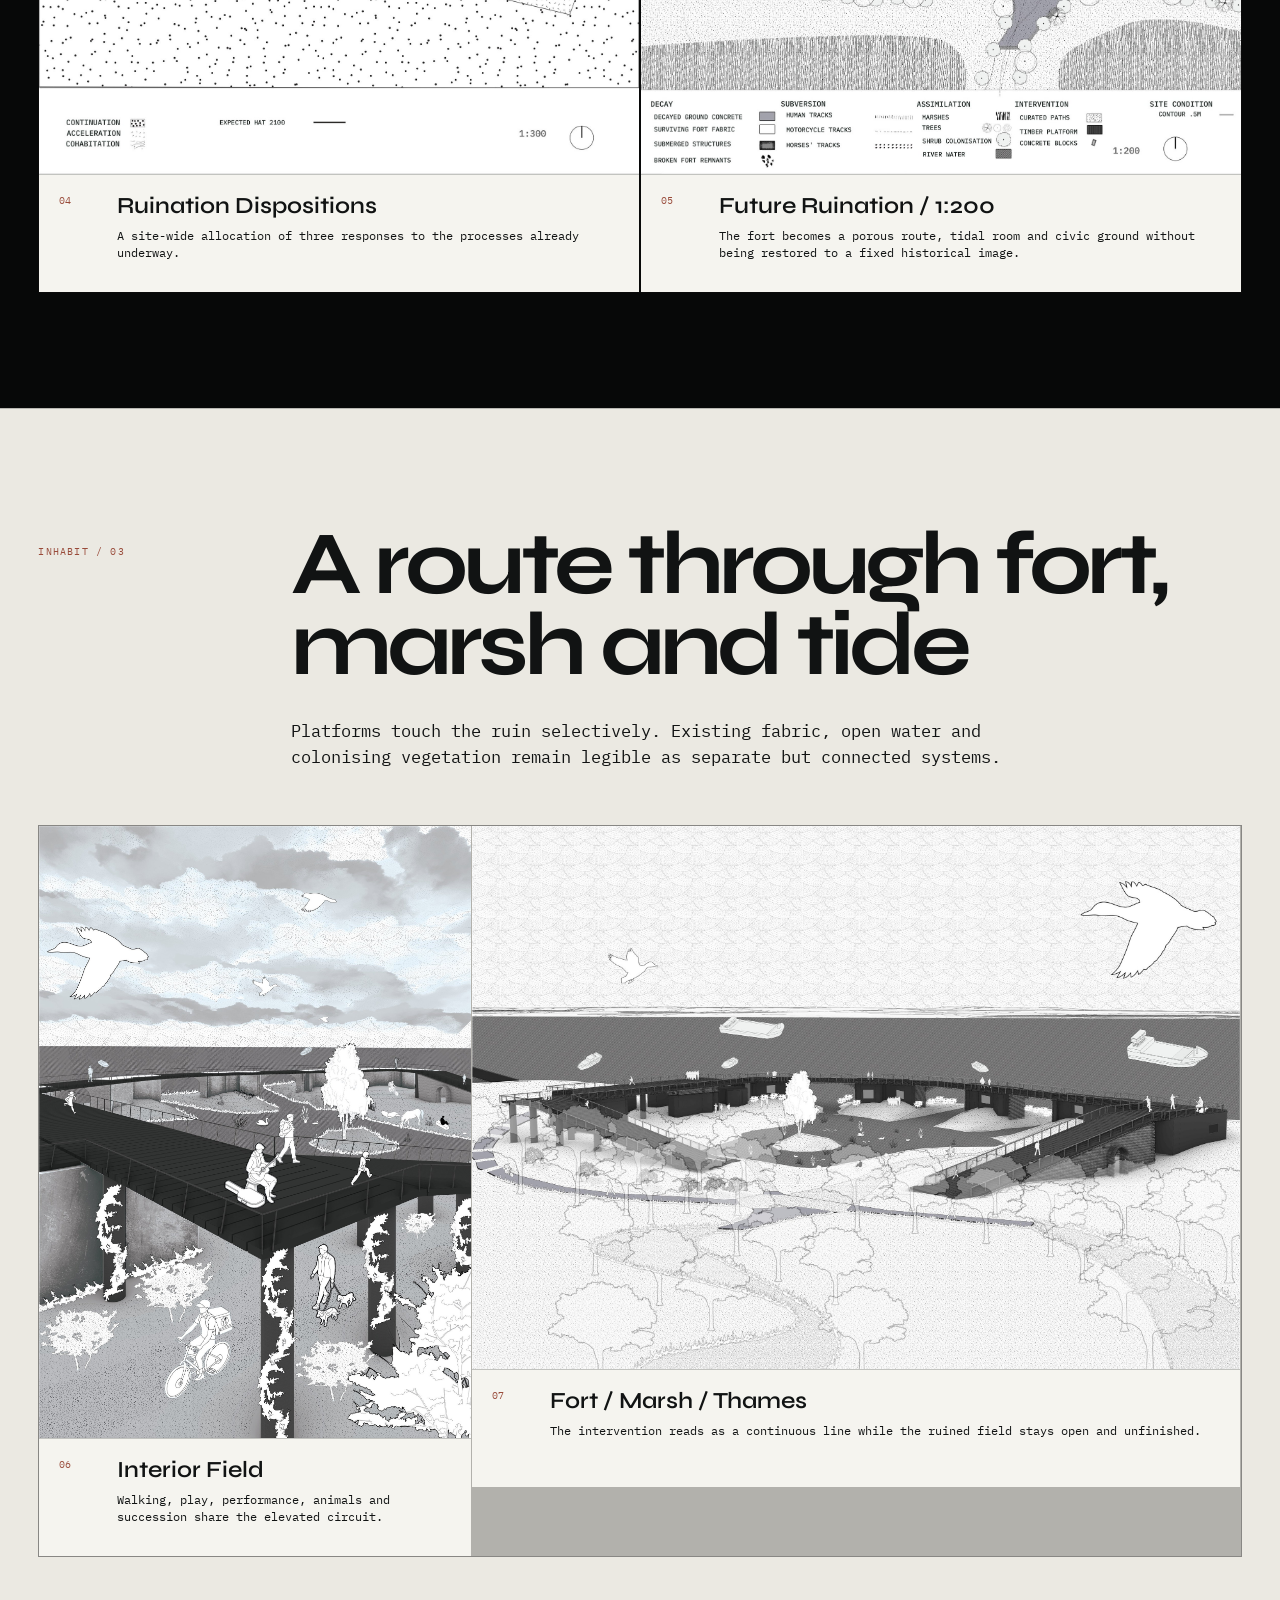
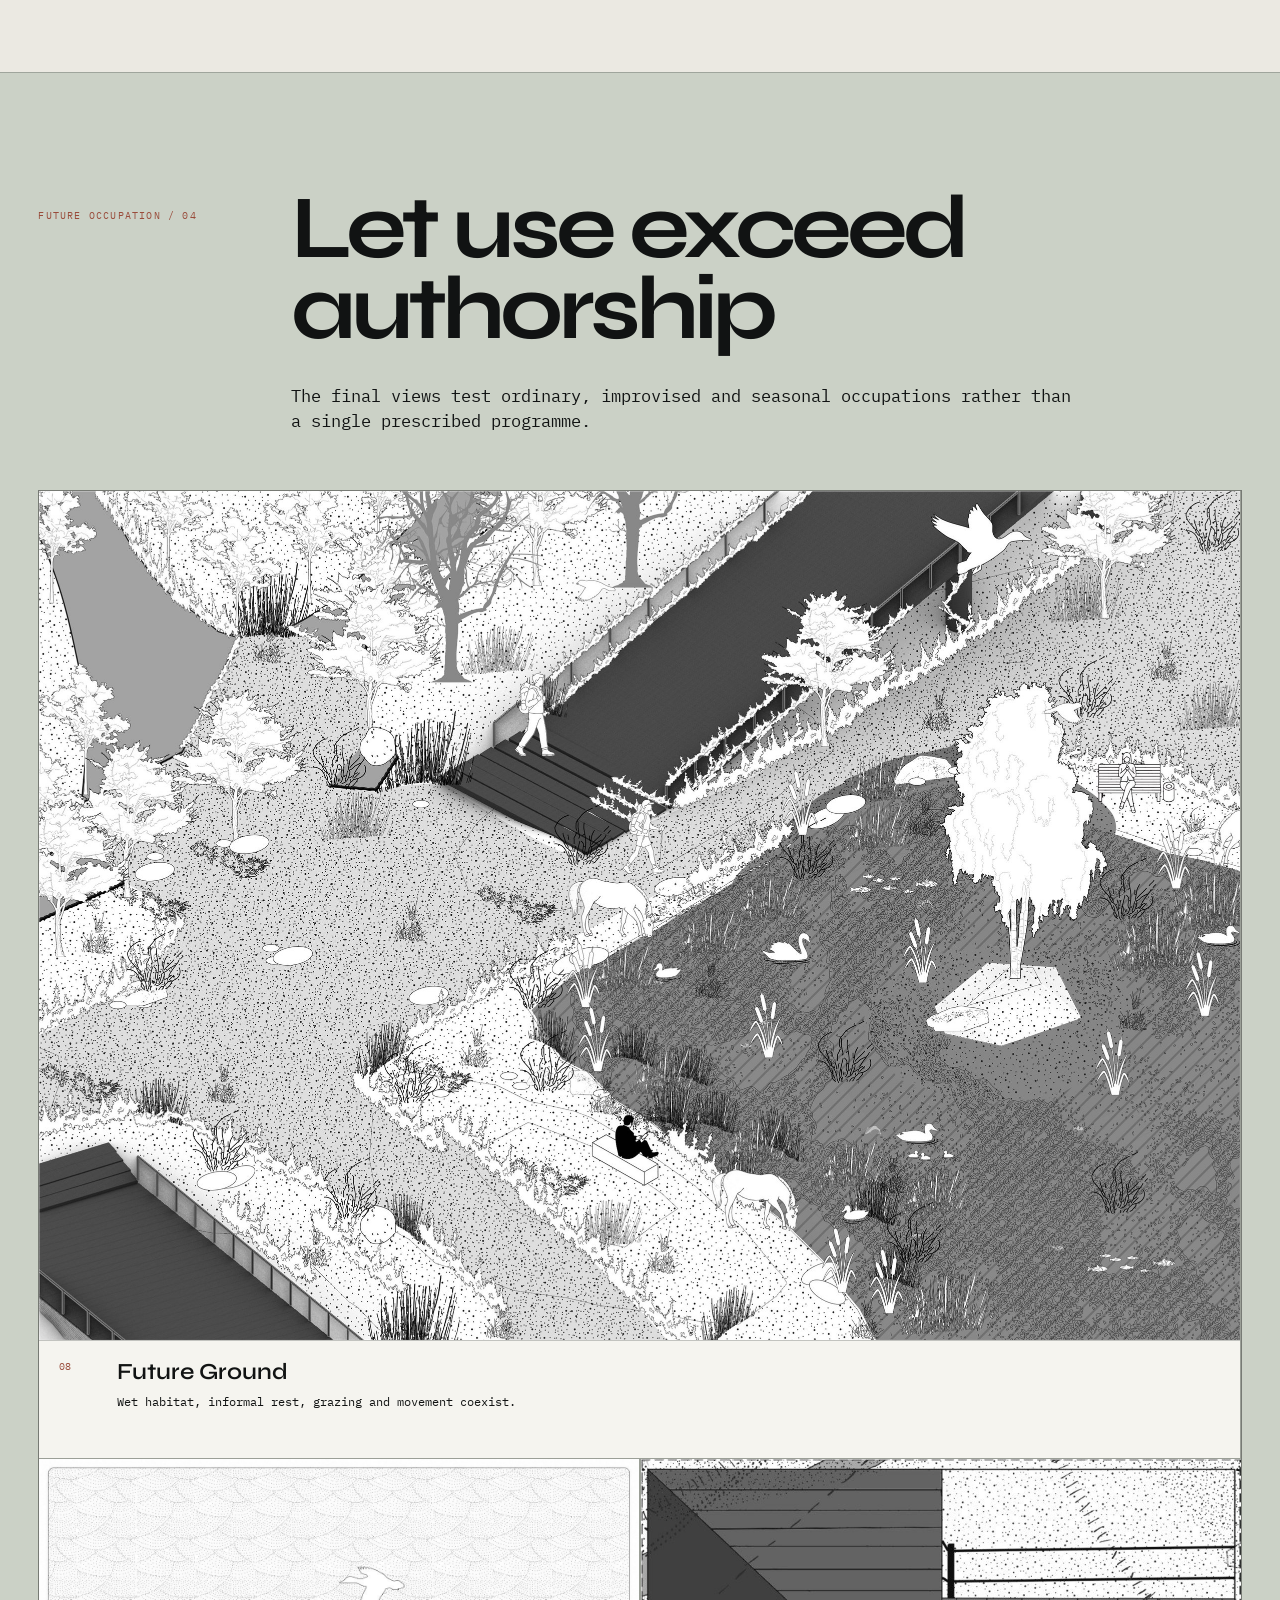
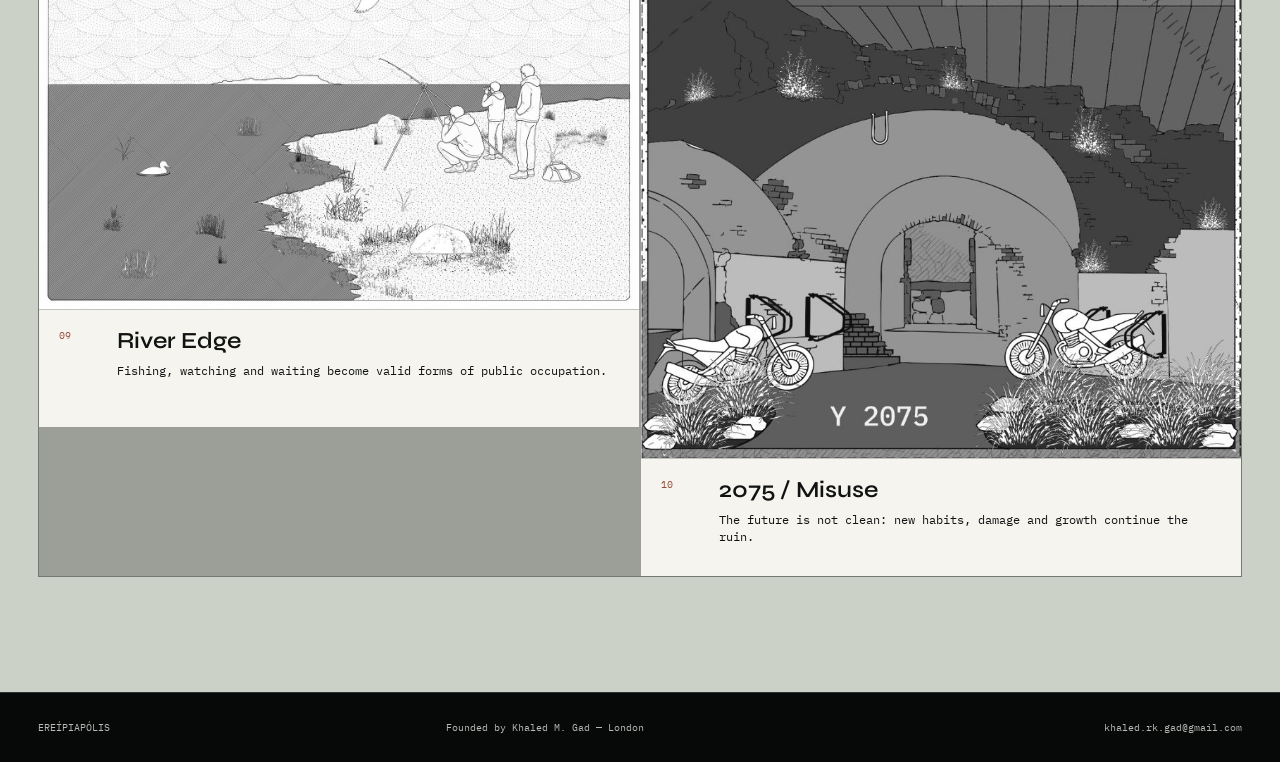
<file: project.html>
<!doctype html>
<html lang="en"><head>
<meta charset="utf-8"><meta name="viewport" content="width=device-width,initial-scale=1">
<title>Ruins Regrounded — EREÍPIAPÓLIS</title>
<link rel="icon" href="assets/favicon.svg" type="image/svg+xml"><link rel="stylesheet" href="styles.css">
</head><body data-page="project">
<canvas id="spore-field"></canvas><div class="site-grain"></div><div class="cursor"><span></span></div>
<button class="sound-toggle" id="sound-toggle" data-on="false">SOUND</button>
<audio id="site-ambience" loop preload="auto"><source src="https://upload.wikimedia.org/wikipedia/commons/4/42/Rain_and_thunder.ogg" type="audio/ogg"><source src="https://upload.wikimedia.org/wikipedia/commons/transcoded/4/42/Rain_and_thunder.ogg/Rain_and_thunder.ogg.mp3" type="audio/mpeg"></audio>

<header class="site-header">
  <a class="brand" href="index.html">EREÍPIAPÓLIS</a>
  <button class="menu-toggle" aria-expanded="false" aria-label="Open menu">MENU</button>
  <nav class="site-nav" aria-label="Primary navigation">
    <a href="about.html">ABOUT</a>
    <a href="project.html">PROJECT</a>
    <a href="partners.html">PARTNERS</a>
    <a href="references.html">REFERENCES</a>
  </nav>
</header>

<main class="project-page">
<section class="project-lead">
  <p class="section-code">PROJECT / 01</p>
  <div class="project-title-grid">
    <h1>RUINS<br>REGROUNDED</h1>
    <div>
      <p class="micro">SHORNEMEAD FORT / GRAVESEND / THAMES ESTUARY</p>
      <p class="project-abstract">Ruins Regrounded began with a walk from Gravesend through its industrial edge and marshes to Shornemead Fort, where decay coexists with graffiti, informal occupation and ecological life. Repeated visits and a field-recording device mapped ruination as Decay, Subversion and Assimilation. These conditions generated three design responses: Continuation, Acceleration and Cohabitation. Projected toward 2100 and rising tides, selected structures are removed, opened or retained while new circulation and habitat are introduced. The fort becomes a changing social and ecological gathering ground for people, water, vegetation and other forms of life.</p>
    </div>
  </div>

  <div class="project-data">
    <div><span>CONDITIONS</span><b>DECAY</b><b>SUBVERSION</b><b>ASSIMILATION</b></div>
    <div><span>STRATEGIES</span><b>CONTINUATION</b><b>ACCELERATION</b><b>COHABITATION</b></div>
  </div>

  <div class="project-time">
    <span>1795 <small>BATTERY</small></span>
    <i></i><span>1870 <small>FORT</small></span>
    <i></i><span>2026 <small>ACTIVE RUIN</small></span>
    <i></i><span>2075 <small>TRANSFORMATION</small></span>
    <i></i><span>2100 <small>TIDAL COMMONS</small></span>
    <i></i><span>2125 <small>SUCCESSION</small></span>
  </div>
</section>

<nav class="project-jump" aria-label="Project sequence">
  <a href="#read">READ + RECORD</a><a href="#position">POSITION</a><a href="#inhabit">INHABIT</a><a href="#future">OCCUPATION</a>
</nav>

<section id="read" class="project-gallery-section">
  <header class="gallery-chapter">
    <p class="section-code">READ + RECORD / 01</p>
    <h2>History, traces and field instruments</h2>
    <p>Ruination is mapped as a sequence of military use, abandonment, informal occupation and ecological return. The recorder turns observation into a temporary act of inhabitation.</p>
  </header>
  <div class="project-panel-grid three-up">
    <figure class="portrait panel-card">
      <button class="panel-media lightbox-trigger" data-full="assets/project-panels/01-ruins-timeline.jpg" aria-label="Open Ruins Timeline"><img src="assets/project-panels/01-ruins-timeline.jpg" alt="Ruins Timeline mapping Shornemead Fort from 1860 to 2026" loading="lazy"></button>
      <figcaption><span>01</span><div><b>Ruins Timeline</b><p>From defence infrastructure to scheduled ruin, habitat and public destination.</p></div></figcaption>
    </figure>
    <figure class="portrait panel-card">
      <button class="panel-media lightbox-trigger" data-full="assets/project-panels/02-ruins-recorder.jpg" aria-label="Open Ruins Recorder"><img src="assets/project-panels/02-ruins-recorder.jpg" alt="Ruins Recorder field instrument development and assembly" loading="lazy"></button>
      <figcaption><span>02</span><div><b>Ruins Recorder</b><p>A lightweight instrument for recording material conditions while temporarily occupying the site.</p></div></figcaption>
    </figure>
    <figure class="portrait panel-card">
      <button class="panel-media lightbox-trigger" data-full="assets/project-panels/03-negentropic-cartography.jpg" aria-label="Open Negentropic Cartography"><img src="assets/project-panels/03-negentropic-cartography.jpg" alt="Negentropic cartography of decay, subversion and assimilation" loading="lazy"></button>
      <figcaption><span>03</span><div><b>Negentropic Cartography</b><p>Decay, subversion and assimilation become a shared spatial notation.</p></div></figcaption>
    </figure>
  </div>
</section>

<section id="position" class="project-gallery-section chapter-black">
  <header class="gallery-chapter">
    <p class="section-code">POSITION / 02</p>
    <h2>Work with what is already acting</h2>
    <p>Continuation retains active traces. Acceleration directs selected processes of change. Cohabitation negotiates human and non-human occupation.</p>
  </header>
  <div class="project-panel-grid two-up">
    <figure class="portrait panel-card">
      <button class="panel-media lightbox-trigger" data-full="assets/project-panels/04-ruination-dispositions.jpg" aria-label="Open Ruination Dispositions"><img src="assets/project-panels/04-ruination-dispositions.jpg" alt="Ruination dispositions plan showing continuation, acceleration and cohabitation" loading="lazy"></button>
      <figcaption><span>04</span><div><b>Ruination Dispositions</b><p>A site-wide allocation of three responses to the processes already underway.</p></div></figcaption>
    </figure>
    <figure class="portrait panel-card">
      <button class="panel-media lightbox-trigger" data-full="assets/project-panels/05-future-fort-1-200.jpg" aria-label="Open Future Ruination at 1 to 200"><img src="assets/project-panels/05-future-fort-1-200.jpg" alt="Future Ruination plan for Shornemead Fort at 1 to 200" loading="lazy"></button>
      <figcaption><span>05</span><div><b>Future Ruination / 1:200</b><p>The fort becomes a porous route, tidal room and civic ground without being restored to a fixed historical image.</p></div></figcaption>
    </figure>
  </div>
</section>

<section id="inhabit" class="project-gallery-section">
  <header class="gallery-chapter">
    <p class="section-code">INHABIT / 03</p>
    <h2>A route through fort, marsh and tide</h2>
    <p>Platforms touch the ruin selectively. Existing fabric, open water and colonising vegetation remain legible as separate but connected systems.</p>
  </header>
  <div class="project-panel-grid mixed-pair">
    <figure class="portrait panel-card">
      <button class="panel-media lightbox-trigger" data-full="assets/project-panels/06-view-2.jpg" aria-label="Open Interior Field"><img src="assets/project-panels/06-view-2.jpg" alt="Sectional perspective through the inhabited fort and wetland" loading="lazy"></button>
      <figcaption><span>06</span><div><b>Interior Field</b><p>Walking, play, performance, animals and succession share the elevated circuit.</p></div></figcaption>
    </figure>
    <figure class="landscape panel-card">
      <button class="panel-media lightbox-trigger" data-full="assets/project-panels/07-view-3-a0.jpg" aria-label="Open Fort Marsh Thames view"><img src="assets/project-panels/07-view-3-a0.jpg" alt="Wide view of Shornemead Fort as an inhabited estuarine landscape" loading="lazy"></button>
      <figcaption><span>07</span><div><b>Fort / Marsh / Thames</b><p>The intervention reads as a continuous line while the ruined field stays open and unfinished.</p></div></figcaption>
    </figure>
  </div>
</section>

<section id="future" class="project-gallery-section future-gallery-section">
  <header class="gallery-chapter">
    <p class="section-code">FUTURE OCCUPATION / 04</p>
    <h2>Let use exceed authorship</h2>
    <p>The final views test ordinary, improvised and seasonal occupations rather than a single prescribed programme.</p>
  </header>
  <div class="project-panel-grid future-grid">
    <figure class="landscape panel-card wide">
      <button class="panel-media lightbox-trigger" data-full="assets/project-panels/08-future-ground.jpg" aria-label="Open Future Ground"><img src="assets/project-panels/08-future-ground.jpg" alt="Future wetland ground with walkers, grazing animals and bird habitat" loading="lazy"></button>
      <figcaption><span>08</span><div><b>Future Ground</b><p>Wet habitat, informal rest, grazing and movement coexist.</p></div></figcaption>
    </figure>
    <figure class="landscape panel-card">
      <button class="panel-media lightbox-trigger" data-full="assets/project-panels/09-river-edge.jpg" aria-label="Open River Edge"><img src="assets/project-panels/09-river-edge.jpg" alt="People fishing and observing birds at the Thames edge" loading="lazy"></button>
      <figcaption><span>09</span><div><b>River Edge</b><p>Fishing, watching and waiting become valid forms of public occupation.</p></div></figcaption>
    </figure>
    <figure class="landscape panel-card">
      <button class="panel-media lightbox-trigger" data-full="assets/project-panels/10-fort-2075.jpg" aria-label="Open 2075 Misuse"><img src="assets/project-panels/10-fort-2075.jpg" alt="Shornemead Fort occupied by motorbikes and vegetation in 2075" loading="lazy"></button>
      <figcaption><span>10</span><div><b>2075 / Misuse</b><p>The future is not clean: new habits, damage and growth continue the ruin.</p></div></figcaption>
    </figure>
  </div>
</section>
</main>

<footer class="site-footer">
  <span>EREÍPIAPÓLIS</span>
  <span>Founded by Khaled M. Gad — London</span>
  <a href="mailto:khaled.rk.gad@gmail.com">khaled.rk.gad@gmail.com</a>
</footer>

<div class="lightbox" aria-hidden="true"><button class="lightbox-close">×</button><button class="lightbox-prev">←</button><img class="lightbox-image" alt=""><button class="lightbox-next">→</button></div>
<script src="script.js"></script></body></html>
</file>
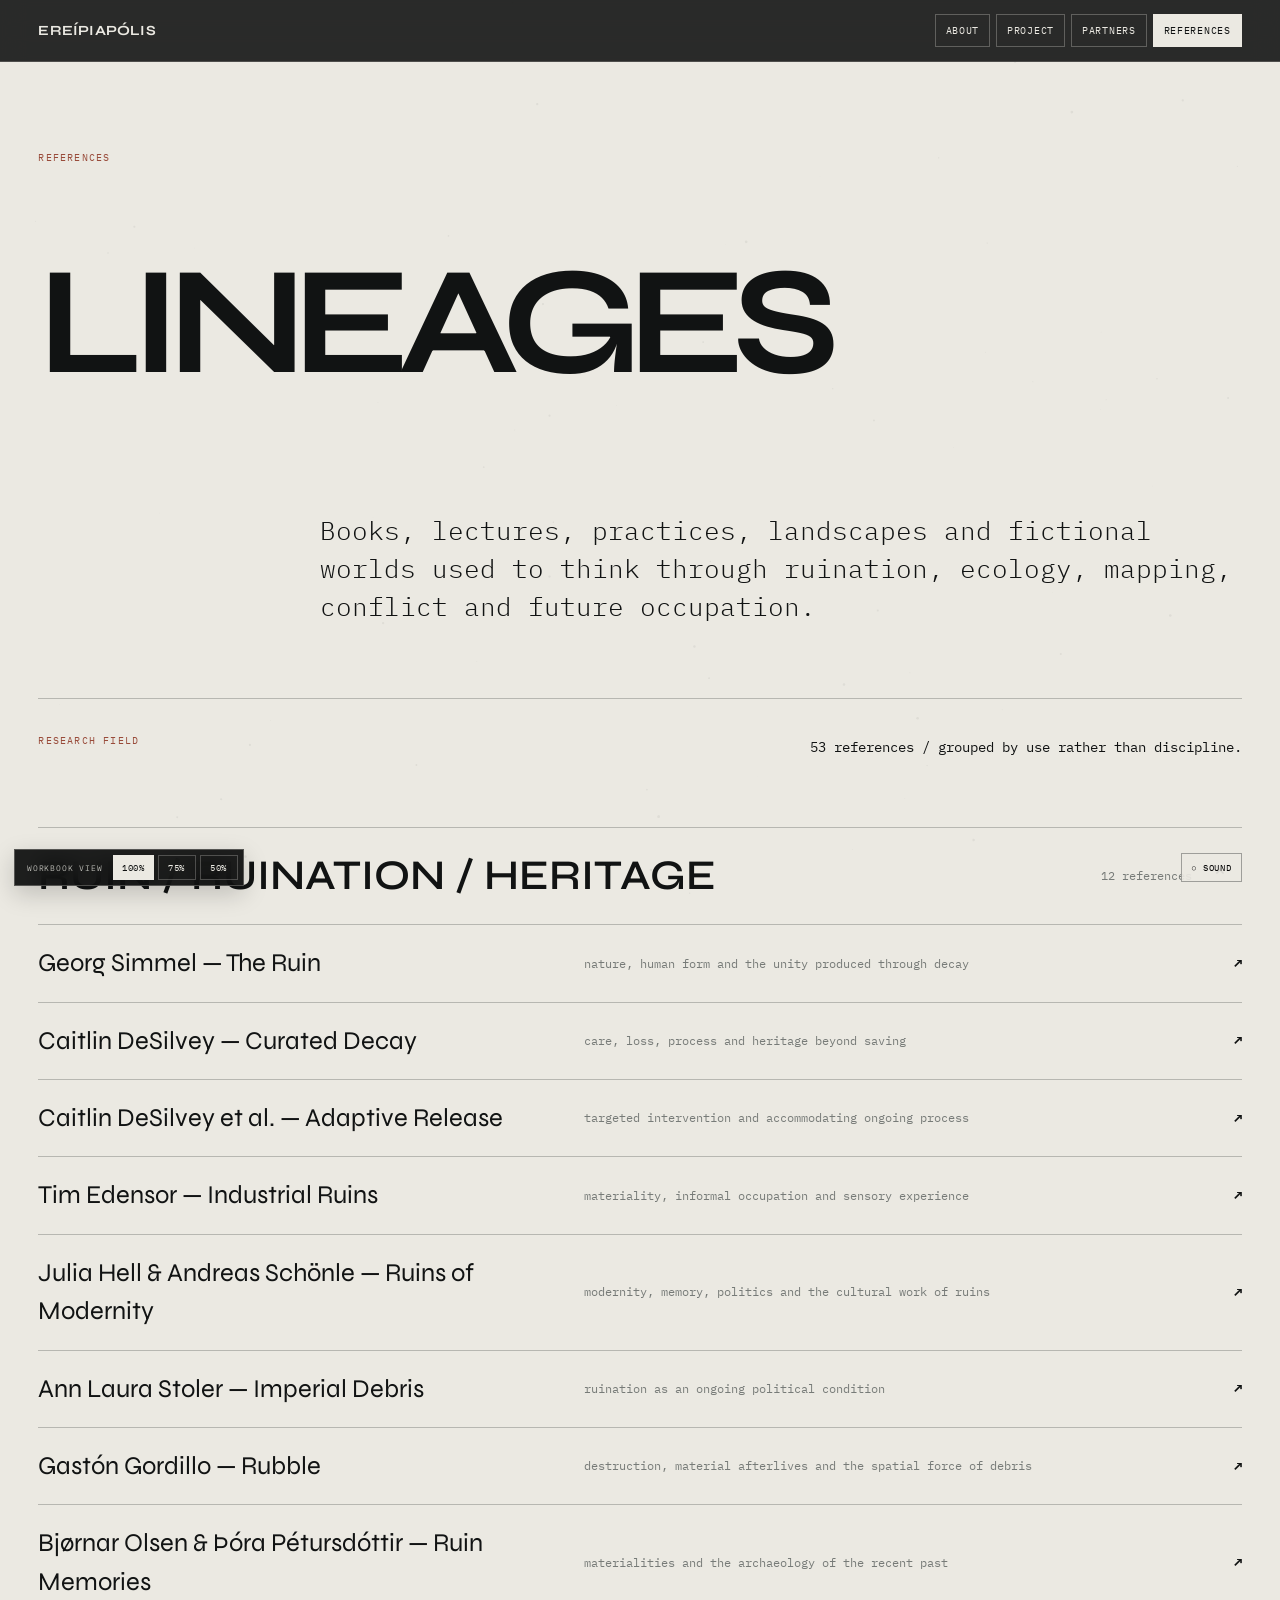
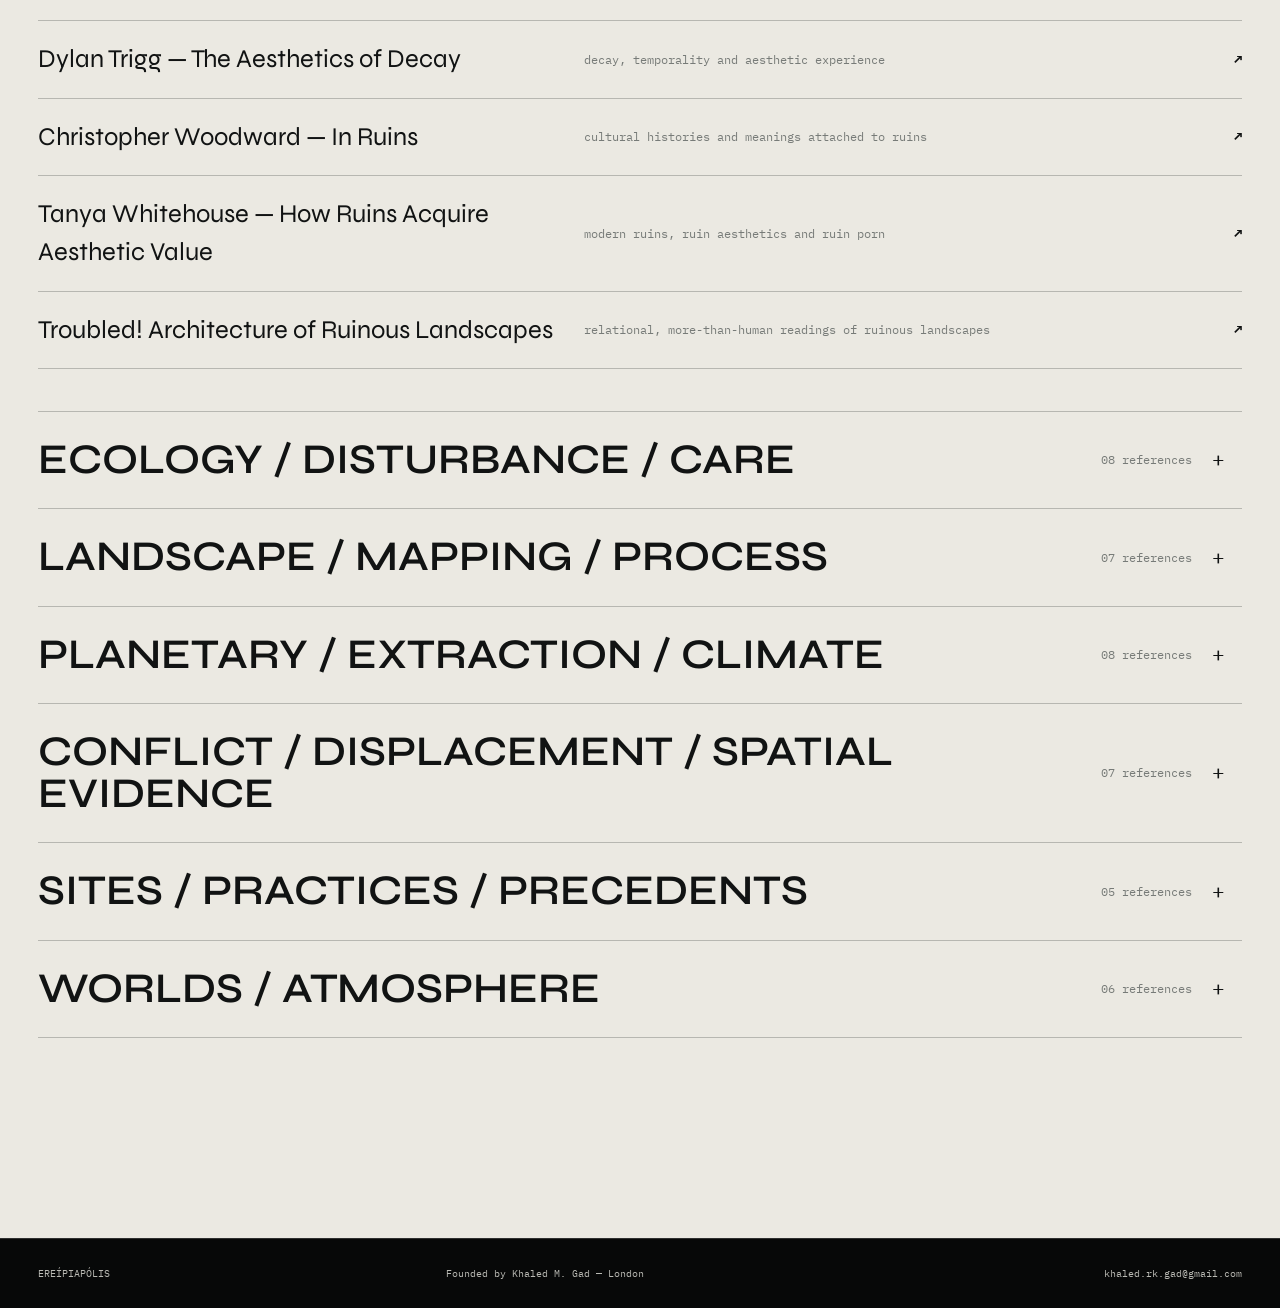
<file: references.html>
<!doctype html>
<html lang="en"><head><meta charset="utf-8"><meta name="viewport" content="width=device-width,initial-scale=1">
<title>References — EREÍPIAPÓLIS</title><link rel="icon" href="assets/favicon.svg" type="image/svg+xml"><link rel="stylesheet" href="styles.css"></head>
<body data-page="references">
<canvas id="spore-field"></canvas><div class="site-grain"></div><div class="cursor"><span></span></div>
<button class="sound-toggle" id="sound-toggle" data-on="false">SOUND</button>
<audio id="site-ambience" loop preload="auto"><source src="https://upload.wikimedia.org/wikipedia/commons/4/42/Rain_and_thunder.ogg" type="audio/ogg"><source src="https://upload.wikimedia.org/wikipedia/commons/transcoded/4/42/Rain_and_thunder.ogg/Rain_and_thunder.ogg.mp3" type="audio/mpeg"></audio>

<header class="site-header">
  <a class="brand" href="index.html">EREÍPIAPÓLIS</a>
  <button class="menu-toggle" aria-expanded="false" aria-label="Open menu">MENU</button>
  <nav class="site-nav" aria-label="Primary navigation">
    <a href="about.html">ABOUT</a>
    <a href="project.html">PROJECT</a>
    <a href="partners.html">PARTNERS</a>
    <a href="references.html">REFERENCES</a>
  </nav>
</header>

<main class="page-shell references-page">
<section class="page-lead">
  <p class="section-code">REFERENCES</p>
  <h1>LINEAGES</h1>
  <div class="lead-copy">
    <p>Books, lectures, practices, landscapes and fictional worlds used to think through ruination, ecology, mapping, conflict and future occupation.</p>
  </div>
</section>
<section class="reference-archive">
  <div class="reference-archive-head">
    <p class="section-code">RESEARCH FIELD</p>
    <p>53 references / grouped by use rather than discipline.</p>
  </div>
  <details class="reference-cluster" open>
  <summary><span>RUIN / RUINATION / HERITAGE</span><small>12 references</small><b>+</b></summary>
  <div class="reference-list"><a href="https://www.google.com/search?q=Georg+Simmel+The+Ruin" target="_blank" rel="noopener"><span>Georg Simmel — The Ruin</span><small>nature, human form and the unity produced through decay</small><b>↗</b></a>
<a href="https://www.upress.umn.edu/book-division/books/curated-decay" target="_blank" rel="noopener"><span>Caitlin DeSilvey — Curated Decay</span><small>care, loss, process and heritage beyond saving</small><b>↗</b></a>
<a href="https://www.tandfonline.com/doi/full/10.1080/17567505.2021.1957263" target="_blank" rel="noopener"><span>Caitlin DeSilvey et al. — Adaptive Release</span><small>targeted intervention and accommodating ongoing process</small><b>↗</b></a>
<a href="https://www.google.com/search?q=Tim+Edensor+Industrial+Ruins+book" target="_blank" rel="noopener"><span>Tim Edensor — Industrial Ruins</span><small>materiality, informal occupation and sensory experience</small><b>↗</b></a>
<a href="https://www.dukeupress.edu/ruins-of-modernity" target="_blank" rel="noopener"><span>Julia Hell & Andreas Schönle — Ruins of Modernity</span><small>modernity, memory, politics and the cultural work of ruins</small><b>↗</b></a>
<a href="https://www.dukeupress.edu/imperial-debris" target="_blank" rel="noopener"><span>Ann Laura Stoler — Imperial Debris</span><small>ruination as an ongoing political condition</small><b>↗</b></a>
<a href="https://www.dukeupress.edu/rubble" target="_blank" rel="noopener"><span>Gastón Gordillo — Rubble</span><small>destruction, material afterlives and the spatial force of debris</small><b>↗</b></a>
<a href="https://www.google.com/search?q=Ruin+Memories+Materialities+Aesthetics+Archaeology+Recent+Past" target="_blank" rel="noopener"><span>Bjørnar Olsen & Þóra Pétursdóttir — Ruin Memories</span><small>materialities and the archaeology of the recent past</small><b>↗</b></a>
<a href="https://www.google.com/search?q=Dylan+Trigg+The+Aesthetics+of+Decay" target="_blank" rel="noopener"><span>Dylan Trigg — The Aesthetics of Decay</span><small>decay, temporality and aesthetic experience</small><b>↗</b></a>
<a href="https://www.google.com/search?q=Christopher+Woodward+In+Ruins" target="_blank" rel="noopener"><span>Christopher Woodward — In Ruins</span><small>cultural histories and meanings attached to ruins</small><b>↗</b></a>
<a href="https://link.springer.com/book/10.1007/978-3-030-03064-3" target="_blank" rel="noopener"><span>Tanya Whitehouse — How Ruins Acquire Aesthetic Value</span><small>modern ruins, ruin aesthetics and ruin porn</small><b>↗</b></a>
<a href="https://spaceforrelationalresearch.de/" target="_blank" rel="noopener"><span>Troubled! Architecture of Ruinous Landscapes</span><small>relational, more-than-human readings of ruinous landscapes</small><b>↗</b></a></div>
</details><details class="reference-cluster">
  <summary><span>ECOLOGY / DISTURBANCE / CARE</span><small>08 references</small><b>+</b></summary>
  <div class="reference-list"><a href="https://press.princeton.edu/books/paperback/9780691178325/the-mushroom-at-the-end-of-the-world" target="_blank" rel="noopener"><span>Anna Lowenhaupt Tsing — The Mushroom at the End of the World</span><small>disturbance, assemblages and collaborative survival</small><b>↗</b></a>
<a href="https://www.google.com/search?q=Gilles+Clement+Manifesto+Third+Landscape" target="_blank" rel="noopener"><span>Gilles Clément — Manifesto of the Third Landscape</span><small>residual ground and ecological possibility</small><b>↗</b></a>
<a href="https://www.dukeupress.edu/staying-with-the-trouble" target="_blank" rel="noopener"><span>Donna Haraway — Staying with the Trouble</span><small>multispecies relations and living with damaged worlds</small><b>↗</b></a>
<a href="https://www.upress.umn.edu/book-division/books/matters-of-care" target="_blank" rel="noopener"><span>María Puig de la Bellacasa — Matters of Care</span><small>care, more-than-human worlds and material ethics</small><b>↗</b></a>
<a href="https://mitpress.mit.edu/9780262543248/natura-urbana/" target="_blank" rel="noopener"><span>Matthew Gandy — Natura Urbana</span><small>urban nature, ruderal ecologies and spontaneous vegetation</small><b>↗</b></a>
<a href="https://www.google.com/search?q=Richard+Mabey+The+Unofficial+Countryside" target="_blank" rel="noopener"><span>Richard Mabey — The Unofficial Countryside</span><small>ecological life in neglected and residual urban ground</small><b>↗</b></a>
<a href="https://www.google.com/search?q=Emma+Marris+Rambunctious+Garden" target="_blank" rel="noopener"><span>Emma Marris — Rambunctious Garden</span><small>novel ecosystems and conservation beyond pristine nature</small><b>↗</b></a>
<a href="https://www.upress.umn.edu/book-division/books/wildlife-in-the-anthropocene" target="_blank" rel="noopener"><span>Jamie Lorimer — Wildlife in the Anthropocene</span><small>more-than-human coexistence and conservation</small><b>↗</b></a></div>
</details><details class="reference-cluster">
  <summary><span>LANDSCAPE / MAPPING / PROCESS</span><small>07 references</small><b>+</b></summary>
  <div class="reference-list"><a href="https://www.google.com/search?q=Christophe+Girot+Four+Trace+Concepts" target="_blank" rel="noopener"><span>Christophe Girot — Four Trace Concepts</span><small>landing, grounding, finding and founding</small><b>↗</b></a>
<a href="https://www.google.com/search?q=James+Corner+Agency+of+Mapping" target="_blank" rel="noopener"><span>James Corner — The Agency of Mapping</span><small>mapping as a projective and operative practice</small><b>↗</b></a>
<a href="https://www.google.com/search?q=James+Corner+Terra+Fluxus" target="_blank" rel="noopener"><span>James Corner — Terra Fluxus</span><small>landscape urbanism, process and changing fields</small><b>↗</b></a>
<a href="https://www.google.com/search?q=Stan+Allen+Field+Conditions" target="_blank" rel="noopener"><span>Stan Allen — Field Conditions</span><small>organisation through relations rather than singular form</small><b>↗</b></a>
<a href="https://www.monacellipress.com/book/toward-an-urban-ecology/" target="_blank" rel="noopener"><span>Kate Orff / SCAPE — Toward an Urban Ecology</span><small>ecological infrastructure and public landscape practice</small><b>↗</b></a>
<a href="https://www.latzundpartner.de/en/projekte/postindustrial-landscapes/landschaftspark-duisburg-nord-de/" target="_blank" rel="noopener"><span>Latz + Partner — Landschaftspark Duisburg-Nord</span><small>post-industrial structure, ecology and continued public use</small><b>↗</b></a>
<a href="https://www.routledge.com/Landscape-and-Agency-Critical-Essays/Wall/p/book/9781138187139" target="_blank" rel="noopener"><span>Ed Wall — Landscape and Agency</span><small>landscape practice, agency and contested public space</small><b>↗</b></a></div>
</details><details class="reference-cluster">
  <summary><span>PLANETARY / EXTRACTION / CLIMATE</span><small>08 references</small><b>+</b></summary>
  <div class="reference-list"><a href="https://sonicacts.com/archive/book--the-geologic-imagination--sonic-acts-2015" target="_blank" rel="noopener"><span>The Geologic Imagination — Sonic Acts</span><small>deep time, Earth forces and Anthropocene representation</small><b>↗</b></a>
<a href="https://design-earth.org/" target="_blank" rel="noopener"><span>DESIGN EARTH — Geostories</span><small>planetary systems and environmental storytelling</small><b>↗</b></a>
<a href="https://design-earth.org/" target="_blank" rel="noopener"><span>DESIGN EARTH — After Oil</span><small>territories, extraction and post-oil speculation</small><b>↗</b></a>
<a href="https://www.versobooks.com/products/126-extrastatecraft" target="_blank" rel="noopener"><span>Keller Easterling — Extrastatecraft</span><small>infrastructure space and hidden systems of spatial power</small><b>↗</b></a>
<a href="https://www.routledge.com/Landscape-as-Infrastructure-A-Base-Primer/Belanger/p/book/9781138187047" target="_blank" rel="noopener"><span>Pierre Bélanger — Landscape as Infrastructure</span><small>landscape, logistics, infrastructure and territorial systems</small><b>↗</b></a>
<a href="https://www.territorialagency.com/" target="_blank" rel="noopener"><span>Territorial Agency</span><small>territorial analysis, representation and spatial transformation</small><b>↗</b></a>
<a href="https://materialcultures.org/" target="_blank" rel="noopener"><span>Material Cultures — Productive Landscapes</span><small>land, material extraction, supply chains and construction</small><b>↗</b></a>
<a href="https://www.cooking-sections.com/" target="_blank" rel="noopener"><span>Cooking Sections — CLIMAVORE</span><small>tidal zones, climate adaptation and landscape systems</small><b>↗</b></a></div>
</details><details class="reference-cluster">
  <summary><span>CONFLICT / DISPLACEMENT / SPATIAL EVIDENCE</span><small>07 references</small><b>+</b></summary>
  <div class="reference-list"><a href="https://forensic-architecture.org/about/agency" target="_blank" rel="noopener"><span>Forensic Architecture</span><small>spatial evidence, environmental destruction and investigative modelling</small><b>↗</b></a>
<a href="https://research-architecture.org/About" target="_blank" rel="noopener"><span>Centre for Research Architecture</span><small>spatial research across conflict, ecology, media and human rights</small><b>↗</b></a>
<a href="https://www.zonebooks.org/books/111-forensic-architecture-violence-at-the-threshold-of-detectability" target="_blank" rel="noopener"><span>Eyal Weizman — Forensic Architecture</span><small>architecture as evidence and investigative spatial practice</small><b>↗</b></a>
<a href="https://www.decolonizing.ps/site/about/" target="_blank" rel="noopener"><span>DAAR — Decolonizing Architecture Art Research</span><small>architecture, displacement, politics and civic imagination</small><b>↗</b></a>
<a href="https://www.artandtheory.org/product/permanent-temporariness/" target="_blank" rel="noopener"><span>Sandi Hilal & Alessandro Petti — Permanent Temporariness</span><small>refuge, exile, temporariness and spatial practice</small><b>↗</b></a>
<a href="https://publicworksstudio.com/en/about-us/" target="_blank" rel="noopener"><span>Public Works Studio</span><small>urban research, housing, public issues and counter-strategies in Lebanon</small><b>↗</b></a>
<a href="https://www.resolvecollective.com/about" target="_blank" rel="noopener"><span>RESOLVE Collective</span><small>collective knowledge, community and systemic spatial intervention</small><b>↗</b></a></div>
</details><details class="reference-cluster">
  <summary><span>SITES / PRACTICES / PRECEDENTS</span><small>05 references</small><b>+</b></summary>
  <div class="reference-list"><a href="https://www.nationaltrust.org.uk/visit/suffolk/orford-ness-national-nature-reserve" target="_blank" rel="noopener"><span>National Trust — Orford Ness</span><small>military testing landscape, fragile ecology and long-term stewardship</small><b>↗</b></a>
<a href="https://rotordb.org/en" target="_blank" rel="noopener"><span>Rotor</span><small>material environment, salvage, reuse and deconstruction research</small><b>↗</b></a>
<a href="https://materialcultures.org/about/" target="_blank" rel="noopener"><span>Material Cultures</span><small>natural materials, ecological thinking, research and making</small><b>↗</b></a>
<a href="https://spaceforrelationalresearch.de/" target="_blank" rel="noopener"><span>space for relational research</span><small>ruinous landscapes and more-than-human relational planning</small><b>↗</b></a>
<a href="https://www.gre.ac.uk/research/digital-ecologies" target="_blank" rel="noopener"><span>Centre for Spatial and Digital Ecologies</span><small>landscape, ecology, uncertainty and expanded spatial practice</small><b>↗</b></a></div>
</details><details class="reference-cluster">
  <summary><span>WORLDS / ATMOSPHERE</span><small>06 references</small><b>+</b></summary>
  <div class="reference-list"><a href="https://www.google.com/search?q=Scavengers+Reign" target="_blank" rel="noopener"><span>Scavengers Reign</span><small>ecosystem as protagonist and non-human intelligence</small><b>↗</b></a>
<a href="https://www.google.com/search?q=Annihilation+2018+film" target="_blank" rel="noopener"><span>Annihilation</span><small>mutation, refraction and ecological transformation</small><b>↗</b></a>
<a href="https://nomada.studio/gris-game/" target="_blank" rel="noopener"><span>GRIS</span><small>ruined architecture, pacing and atmospheric restraint</small><b>↗</b></a>
<a href="https://www.google.com/search?q=Disco+Elysium" target="_blank" rel="noopener"><span>Disco Elysium</span><small>political history and material wear embedded in place</small><b>↗</b></a>
<a href="https://www.google.com/search?q=BLAME+Tsutomu+Nihei" target="_blank" rel="noopener"><span>BLAME! — Tsutomu Nihei</span><small>autonomous architecture, scale, void and afterlife</small><b>↗</b></a>
<a href="https://www.naughtydog.com/" target="_blank" rel="noopener"><span>The Last of Us</span><small>urban ecology, succession and inhabitation after collapse</small><b>↗</b></a></div>
</details>
</section>

</main>
<footer class="site-footer">
  <span>EREÍPIAPÓLIS</span>
  <span>Founded by Khaled M. Gad — London</span>
  <a href="mailto:khaled.rk.gad@gmail.com">khaled.rk.gad@gmail.com</a>
</footer>
<script src="script.js"></script></body></html>
</file>
<file: styles.css>
@import url('https://fonts.googleapis.com/css2?family=IBM+Plex+Mono:wght@300;400;500;600&family=Syne:wght@500;600;700;800&display=swap');
:root{
 --bone:#ebe9e2;--paper:#f5f4ef;--ash:#b9b9b3;--mid:#777b78;--ink:#111313;--deep:#070808;
 --rust:#994b3a;--acid:#c3cc72;--line:rgba(17,19,19,.23);--mono:'IBM Plex Mono',monospace;--display:'Syne',sans-serif;
 --pad:clamp(18px,3vw,48px)
}
*{box-sizing:border-box}html{scroll-behavior:smooth;background:var(--deep)}body{margin:0;background:var(--bone);color:var(--ink);font:14px/1.5 var(--mono);overflow-x:hidden}
a{color:inherit;text-decoration:none}button{font:inherit}img{display:block;max-width:100%}
h1,h2,h3{font-family:var(--display)}.micro,.section-code{font-size:10px;letter-spacing:.12em;text-transform:uppercase}.section-code{color:var(--rust)}
.site-header{position:fixed;z-index:90;left:0;right:0;top:0;padding:14px var(--pad);display:flex;justify-content:space-between;align-items:center;background:rgba(10,11,11,.86);color:var(--bone);border-bottom:1px solid rgba(235,233,226,.19);backdrop-filter:blur(12px);transition:transform .3s}
.brand{font-family:var(--display);font-weight:700;letter-spacing:.015em}.site-nav{display:flex;gap:6px}.site-nav a,.menu-toggle{border:1px solid rgba(235,233,226,.28);padding:8px 10px;font-size:10px;letter-spacing:.07em}.site-nav a:hover,.site-nav a.active{background:var(--bone);color:var(--ink)}.menu-toggle{display:none;background:none;color:inherit}
.site-footer{display:grid;grid-template-columns:1fr 1fr 1fr;gap:20px;padding:27px var(--pad);background:var(--deep);color:var(--ash);border-top:1px solid rgba(255,255,255,.16);font-size:10px}.site-footer a{text-align:right}
.site-grain{position:fixed;inset:0;pointer-events:none;z-index:80;opacity:.045;background-image:url("data:image/svg+xml,%3Csvg viewBox='0 0 160 160' xmlns='http://www.w3.org/2000/svg'%3E%3Cfilter id='n'%3E%3CfeTurbulence type='fractalNoise' baseFrequency='.86' numOctaves='3' stitchTiles='stitch'/%3E%3C/filter/%3E%3Crect width='100%25' height='100%25' filter='url(%23n)'/%3E%3C/svg%3E")}
#spore-field{position:fixed;inset:0;width:100%;height:100%;z-index:2;pointer-events:none;opacity:.18;mix-blend-mode:multiply}
.cursor{position:fixed;left:-50px;top:-50px;width:25px;height:25px;border:1px solid var(--rust);border-radius:50%;z-index:300;pointer-events:none;transform:translate(-50%,-50%);mix-blend-mode:difference;transition:width .15s,height .15s,background .15s}.cursor:before,.cursor:after{content:"";position:absolute;background:var(--rust)}.cursor:before{width:1px;height:39px;left:50%;top:-8px}.cursor:after{height:1px;width:39px;top:50%;left:-8px}.cursor.active{width:53px;height:53px;background:rgba(153,75,58,.16)}
.sound-toggle{position:fixed;right:var(--pad);bottom:18px;z-index:100;border:1px solid rgba(17,19,19,.35);background:rgba(235,233,226,.92);padding:7px 9px;font-size:9px;letter-spacing:.08em}.sound-toggle:before{content:"○ ";}.sound-toggle[data-on=true]:before{content:"● "}
.reveal{opacity:0;transform:translateY(18px);transition:.55s cubic-bezier(.2,.7,.2,1)}.reveal.visible{opacity:1;transform:none}

/* ENTRY */
.entry-stage{position:fixed;inset:0;z-index:500;background:var(--deep);color:var(--bone);display:grid;place-items:center;overflow:hidden}
.entry-stage.run{animation:entryOut .85s ease 2.45s forwards}
.entry-weather{position:absolute;inset:-15%;filter:blur(42px);opacity:.62;background:radial-gradient(ellipse at 30% 45%,rgba(225,228,226,.24),transparent 30%),radial-gradient(ellipse at 70% 55%,rgba(180,185,182,.18),transparent 35%);animation:weatherMove 5s ease-in-out infinite alternate}
.entry-copy{position:relative;text-align:center;z-index:2;max-width:90vw}.entry-copy h1{font-size:clamp(46px,9vw,138px);line-height:.84;letter-spacing:-.075em;margin:18px 0 22px}.entry-line{font-size:clamp(14px,1.6vw,21px);letter-spacing:.025em}.entry-stage.run .entry-copy{animation:entryCopy 2.45s ease forwards}
.entry-gate{margin-top:32px}.entry-gate button{background:transparent;border:1px solid rgba(235,233,226,.55);color:var(--bone);padding:10px 14px;margin:4px;font-size:10px;letter-spacing:.08em}.entry-gate button:hover{background:var(--bone);color:var(--ink)}.entry-gate small{display:block;margin-top:10px;color:var(--ash)}
@keyframes entryCopy{0%{opacity:1;transform:scale(1)}60%{opacity:1}100%{opacity:0;transform:scale(1.018)}}@keyframes entryOut{to{opacity:0;visibility:hidden}}@keyframes weatherMove{to{transform:translate3d(4%,-2%,0) scale(1.05);opacity:.42}}

/* HOME HERO */
.time-rail{position:fixed;z-index:20;left:10px;top:50%;transform:translateY(-50%);display:flex;flex-direction:column;align-items:center;color:rgba(255,255,255,.5);font-size:8px;pointer-events:none}.time-rail i{display:block;width:1px;height:28px;background:rgba(255,255,255,.2);margin:4px 0}
.hero-world{min-height:100svh;padding:74px var(--pad) 24px;background:var(--deep);color:var(--bone);position:relative;z-index:3;display:grid;grid-template-rows:auto 1fr auto;gap:12px}
.hero-meta{display:flex;justify-content:space-between;gap:20px;font-size:9px;letter-spacing:.085em}.hero-meta.bottom{align-items:center}.hero-meta.bottom a{border-bottom:1px solid}
.hero-plate{border:1px solid rgba(235,233,226,.22);background:#282a2a;position:relative;overflow:hidden;width:100%;min-height:0;padding:18px;cursor:crosshair;display:flex;align-items:center;justify-content:center}
.hero-plate img{width:100%;height:100%;object-fit:contain;max-height:78vh}
.hero-base{filter:grayscale(1) contrast(1.02)}
.hero-refract{position:absolute;inset:18px;width:calc(100% - 36px)!important;height:calc(100% - 36px)!important;pointer-events:none;filter:grayscale(1) contrast(1.35) brightness(1.05);opacity:.72;clip-path:circle(0px at 50% 50%);transform:translate(4px,-2px)}
.weather-field{position:absolute;inset:-10%;pointer-events:none;opacity:.26;filter:blur(32px);background:radial-gradient(ellipse at 15% 25%,rgba(255,255,255,.65),transparent 30%),radial-gradient(ellipse at 82% 70%,rgba(190,195,192,.55),transparent 36%);animation:weatherMove 12s ease-in-out infinite alternate}
.scan-field{position:absolute;left:0;right:0;height:1px;top:5%;background:rgba(255,255,255,.26);box-shadow:0 0 20px rgba(255,255,255,.2);animation:scanDown 8s linear infinite}@keyframes scanDown{to{transform:translateY(72vh)}}

/* CHAPTERS */
.chapter-black{background:var(--deep);color:var(--bone)}.chapter-bone{background:var(--bone)}
.project-gate,.practice-field,.evidence-patches,.relations-gate,.closing-field{padding:clamp(80px,10vw,150px) var(--pad);position:relative;z-index:3;border-top:1px solid var(--line)}
.project-gate-copy{display:grid;grid-template-columns:1.15fr .85fr;gap:8vw;margin-top:60px}.project-gate h2{font-size:clamp(58px,10vw,150px);line-height:.73;letter-spacing:-.08em;margin:0}.gate-description{align-self:end}.gate-description p{font-size:17px;max-width:620px}.data-bands{display:flex;flex-wrap:wrap;gap:5px;margin:30px 0}.data-bands span{border:1px solid rgba(235,233,226,.34);padding:7px 9px;font-size:9px}.button-light{display:inline-block;border:1px solid currentColor;padding:10px 13px;font-size:10px;letter-spacing:.08em}.button-light:hover{background:var(--bone);color:var(--deep)}
.practice-heading{display:grid;grid-template-columns:1.4fr .6fr;gap:8vw;margin:55px 0}.practice-heading h2,.patch-intro h2,.relations-grid-home h2,.closing-field h2{font-size:clamp(40px,7vw,100px);line-height:.94;letter-spacing:-.06em;margin:0}.practice-heading p{align-self:end;max-width:470px}
.system-orbit{height:min(67vw,690px);min-height:510px;position:relative;border:1px solid var(--ink);background:radial-gradient(circle at center,rgba(153,75,58,.09),transparent 44%),repeating-radial-gradient(circle at center,transparent 0 58px,rgba(17,19,19,.08) 59px 60px);overflow:hidden}
.system-node{position:absolute;left:var(--x);top:var(--y);z-index:5;transform:translate(-50%,-50%);background:var(--bone);border:1px solid var(--ink);box-shadow:6px 6px 0 var(--ink);padding:13px 15px;font-weight:600;letter-spacing:.04em;cursor:pointer;transition:.16s}.system-node span{display:block;color:var(--rust);font-size:9px}.system-node:hover,.system-node:focus{background:var(--acid);transform:translate(calc(-50% + 4px),calc(-50% + 4px));box-shadow:2px 2px 0 var(--ink)}.system-node.core{background:var(--ink);color:var(--bone)}
.root-lines{position:absolute;inset:4%;width:92%;height:92%}.root-lines path{fill:none;stroke:var(--rust);stroke-width:1.2;stroke-dasharray:9 8;animation:rootDash 24s linear infinite}@keyframes rootDash{to{stroke-dashoffset:-500}}.orbit-note{position:absolute;left:50%;bottom:24px;transform:translateX(-50%);background:var(--ink);color:var(--bone);padding:8px 11px;font-size:10px;max-width:72%;text-align:center}
.patch-intro{display:grid;grid-template-columns:1.2fr .8fr;gap:8vw;margin:55px 0}.patch-intro p{align-self:end}
.patch-grid{display:grid;grid-template-columns:1.2fr .8fr 1fr;grid-auto-rows:minmax(190px,auto);gap:9px}.patch{border:1px solid var(--line);padding:24px;display:flex;flex-direction:column;background:var(--paper);position:relative;overflow:hidden}.patch:after{content:"";position:absolute;width:130px;height:130px;border-radius:50%;border:1px solid rgba(153,75,58,.24);right:-40px;bottom:-50px}.patch h3{font-size:clamp(24px,3vw,44px);line-height:1;margin:32px 0 14px}.patch p{max-width:470px}.patch span{font-size:8px;letter-spacing:.08em;color:var(--mid);margin-top:auto}.p1{grid-row:span 2}.p4{grid-column:2/4}.p3{background:var(--ink);color:var(--bone)}
.relations-grid-home{display:grid;grid-template-columns:1fr 1fr;gap:8vw;margin-top:60px}.relations-grid-home>div{border-top:1px solid rgba(235,233,226,.35)}.relations-grid-home a{display:grid;grid-template-columns:1fr auto;gap:20px;padding:20px 0;border-bottom:1px solid rgba(235,233,226,.25);font-family:var(--display);font-size:clamp(18px,2.2vw,30px)}.relations-grid-home a span{font:10px var(--mono);color:var(--ash);align-self:center}.relations-grid-home a:hover{padding-left:8px;color:var(--acid)}
.closing-field{min-height:65vh;display:flex;flex-direction:column;justify-content:center}.closing-field h2{max-width:1050px}.closing-field a{margin-top:40px;border-bottom:1px solid;width:max-content}

/* INNER PAGES */
.page-shell{padding:140px var(--pad) 100px;position:relative;z-index:3}.page-lead{min-height:72vh;display:grid;grid-template-columns:.4fr 1.6fr;gap:4vw;align-content:start}.page-lead h1{grid-column:1/-1;font-size:clamp(66px,12vw,180px);line-height:.74;letter-spacing:-.085em;margin:40px 0 55px}.lead-copy{grid-column:2;max-width:920px}.lead-copy p{font-size:clamp(18px,2vw,29px);font-weight:300}
.split-section{display:grid;grid-template-columns:.4fr 1.6fr;gap:4vw;padding:80px 0 130px;border-top:1px solid var(--line)}.split-section h2{font-size:clamp(40px,6vw,85px);line-height:.95;margin:0 0 26px}.split-section p{max-width:760px;font-size:16px}
.ethos-section{margin:0 calc(var(--pad)*-1);padding:100px var(--pad)}.ethos-section .section-code{color:var(--ash)}.ethos-list{margin-top:55px;border-top:1px solid rgba(235,233,226,.28)}.ethos-list article{display:grid;grid-template-columns:55px .8fr 1.2fr;gap:25px;padding:25px 0;border-bottom:1px solid rgba(235,233,226,.22)}.ethos-list h3{font-size:clamp(23px,3vw,40px);margin:0}.ethos-list p{margin:0;color:#d5d5cf;max-width:650px}
.operations-section{padding:120px 0}.operation-grid{margin-top:40px;display:grid;grid-template-columns:repeat(5,1fr);gap:1px;background:var(--line);border:1px solid var(--line)}.operation-grid article{background:var(--bone);padding:22px;min-height:270px}.operation-grid span{color:var(--rust)}.operation-grid h3{font-size:clamp(20px,2.2vw,32px);margin:45px 0 20px}.operation-grid p{font-size:12px}
.field-vocabulary{padding:120px 0;border-top:1px solid var(--line)}.fieldnote-grid{display:grid;grid-template-columns:repeat(3,1fr);gap:1px;background:var(--line);border:1px solid var(--line);margin-top:38px}.fieldnote-grid article{background:var(--bone);padding:26px;min-height:270px}.fieldnote-grid small{color:var(--rust)}.fieldnote-grid h3{font-size:clamp(23px,2.6vw,38px);line-height:1;margin:35px 0 16px}.fieldnote-grid p{font-size:13px}.founder-block{padding:120px 0 0;border-top:1px solid var(--line)}.founder-block h2{font-size:clamp(40px,6vw,84px);margin:35px 0 15px}

/* PROJECT */
.project-page{position:relative;z-index:3;background:var(--bone)}.project-lead{padding:140px var(--pad) 90px}.project-title-grid{display:grid;grid-template-columns:1.15fr .85fr;gap:7vw;margin-top:45px}.project-title-grid h1{font-size:clamp(65px,11vw,165px);line-height:.72;letter-spacing:-.08em;margin:0}.project-abstract{font-size:16px;max-width:680px}.project-data{display:grid;grid-template-columns:1fr 1fr;border-top:1px solid var(--line);border-bottom:1px solid var(--line);margin-top:65px}.project-data>div{padding:18px 0;display:flex;gap:8px;flex-wrap:wrap}.project-data>div+div{border-left:1px solid var(--line);padding-left:20px}.project-data span{width:100%;font-size:9px;color:var(--rust);letter-spacing:.08em}.project-data b{font-size:9px;border:1px solid var(--line);padding:6px 8px;font-weight:500}.project-time{display:flex;align-items:center;margin-top:35px;overflow:auto;padding-bottom:6px}.project-time span{white-space:nowrap;font-size:10px}.project-time small{display:block;color:var(--mid);font-size:7px}.project-time i{height:1px;min-width:55px;flex:1;background:var(--line);margin:0 10px}
.project-jump{position:sticky;top:59px;z-index:40;display:grid;grid-template-columns:repeat(4,1fr);background:var(--ink);color:var(--bone)}.project-jump a{text-align:center;padding:11px;border-right:1px solid rgba(255,255,255,.2);font-size:9px;letter-spacing:.08em}.project-jump a:hover{background:var(--acid);color:var(--ink)}
.project-sequence{display:grid}.project-entry{padding:clamp(70px,9vw,130px) var(--pad);display:grid;grid-template-columns:.55fr 1.45fr;gap:5vw;border-top:1px solid var(--line);background:var(--bone)}.dark-entry{background:var(--ink);color:var(--bone)}.entry-copy{position:sticky;top:120px;align-self:start}.entry-no{color:var(--rust)}.entry-copy h2{font-size:clamp(28px,4.2vw,64px);line-height:.95;margin:24px 0}.entry-copy p:not(.micro){max-width:420px}.drawing{background:transparent;border:0;padding:0;cursor:crosshair;display:flex;justify-content:center}.drawing img{width:auto;height:auto;max-width:100%;object-fit:contain;background:#fff}.dark-entry .drawing img{box-shadow:0 0 0 1px rgba(255,255,255,.15)}
.lightbox{position:fixed;inset:0;z-index:600;background:rgba(5,6,6,.97);display:none;align-items:center;justify-content:center;padding:45px}.lightbox.open{display:flex}.lightbox-image{max-width:93vw;max-height:92vh;object-fit:contain}.lightbox button{position:absolute;background:none;border:0;color:white;font-size:27px;padding:14px}.lightbox-close{top:10px;right:16px}.lightbox-prev{left:12px;top:50%}.lightbox-next{right:12px;top:50%}

/* PARTNERS */
.relation-roles{display:grid;grid-template-columns:repeat(2,1fr);border-top:1px solid var(--line)}.relation-roles article{padding:38px 38px 65px 0;border-bottom:1px solid var(--line)}.relation-roles article:nth-child(odd){border-right:1px solid var(--line)}.relation-roles article:nth-child(even){padding-left:38px}.relation-roles h2{font-size:clamp(30px,5vw,70px);line-height:.9;margin:28px 0}.relation-roles small{color:var(--rust);font-size:8px;letter-spacing:.08em}.open-call{margin:130px calc(var(--pad)*-1);padding:105px var(--pad)}.open-call-grid{display:grid;grid-template-columns:1.25fr .75fr;gap:8vw;margin-top:50px}.open-call h2{font-size:clamp(42px,7vw,98px);line-height:.94;margin:0}.open-call-grid>div{align-self:end}.future-relations{padding-bottom:80px}.relations-note{max-width:720px}.link-index,.reference-list{border-top:1px solid var(--line);margin-top:40px}.link-index a,.reference-list a{display:grid;grid-template-columns:1fr 1.2fr auto;gap:25px;padding:19px 0;border-bottom:1px solid var(--line);align-items:center}.link-index span,.reference-list span{font-family:var(--display);font-size:clamp(17px,2vw,28px)}.link-index small,.reference-list small{color:var(--mid)}.link-index a:hover,.reference-list a:hover{padding-left:8px}

/* REFERENCES */
.references-page .page-lead{min-height:62vh}.reference-group{padding:70px 0;border-top:1px solid var(--line)}.reference-group .reference-list{margin-top:28px}

@media(max-width:850px){
 .site-nav{display:none;position:absolute;right:var(--pad);top:54px;flex-direction:column;background:var(--deep);padding:8px}.site-nav.open{display:flex}.menu-toggle{display:block}
 .time-rail{display:none}.hero-world{padding-left:12px;padding-right:12px}.hero-meta{font-size:7px}
 .project-gate-copy,.practice-heading,.patch-intro,.relations-grid-home,.page-lead,.split-section,.project-title-grid,.project-entry,.open-call-grid{grid-template-columns:1fr}
 .project-gate h2{font-size:17vw}.practice-heading p,.patch-intro p{margin-top:20px}
 .patch-grid{grid-template-columns:1fr 1fr}.p1,.p4{grid-row:auto;grid-column:auto}.p3{grid-column:1/3}
 .page-lead h1,.lead-copy{grid-column:1}.page-lead{min-height:auto;padding-bottom:80px}
 .ethos-list article{grid-template-columns:38px 1fr}.ethos-list p{grid-column:2}
 .operation-grid{grid-template-columns:1fr 1fr}.fieldnote-grid{grid-template-columns:1fr 1fr}
 .project-data{grid-template-columns:1fr}.project-data>div+div{border-left:0;border-top:1px solid var(--line);padding-left:0}
 .entry-copy{position:static}.project-entry{gap:30px}
 .relation-roles{grid-template-columns:1fr}.relation-roles article,.relation-roles article:nth-child(odd),.relation-roles article:nth-child(even){border-right:0;padding-left:0}
 .link-index a,.reference-list a{grid-template-columns:1fr auto}.link-index small,.reference-list small{grid-column:1/3}
 .site-footer{grid-template-columns:1fr}.site-footer a{text-align:left}
}
@media(max-width:550px){
 .system-orbit{min-height:580px}.system-node{font-size:9px;padding:9px}.patch-grid,.fieldnote-grid,.operation-grid{grid-template-columns:1fr}.p3{grid-column:auto}
 .project-jump{overflow:auto;grid-template-columns:repeat(4,minmax(110px,1fr))}
 .entry-copy h1{font-size:12vw}.hero-plate{padding:7px}.hero-plate img{max-height:70vh}.hero-refract{inset:7px;width:calc(100% - 14px)!important;height:calc(100% - 14px)!important}
 .cursor{display:none}
}
@media(prefers-reduced-motion:reduce){*{animation-duration:.001ms!important;animation-iteration-count:1!important;scroll-behavior:auto!important}.cursor,#spore-field{display:none}}

/* V7 — brief-led draft: readable, direct, image-first */
.entry-copy h1{font-size:clamp(44px,7vw,108px)!important;max-width:calc(100vw - 80px);white-space:nowrap;letter-spacing:-.06em!important}
.entry-copy{max-width:min(1180px,92vw)!important}
.method-sequence{position:relative;display:grid;grid-template-columns:repeat(9,minmax(0,auto));align-items:stretch;gap:10px;margin-top:40px;padding-bottom:58px}
.method-sequence article{min-width:0;border:1px solid var(--line);padding:20px;background:var(--bone);min-height:210px}.method-sequence article span{color:var(--rust);font-size:9px}.method-sequence article h3{font-size:clamp(18px,2vw,28px);margin:34px 0 14px}.method-sequence article p{font-size:12px;margin:0}.method-sequence>b{align-self:center;font-size:22px;color:var(--rust);font-weight:400}.return-line{position:absolute;left:0;right:0;bottom:0;border-top:1px dashed var(--rust);padding-top:9px;text-align:right;color:var(--rust);font-size:9px;letter-spacing:.09em}.method-sequence-about{margin-top:38px}
.three-up{grid-template-columns:repeat(3,1fr)!important}.manifesto-ethos article h3{text-transform:none!important;letter-spacing:-.02em}.manifesto-ethos article p{font-size:13px}
.nonlink-relation{display:grid;grid-template-columns:1fr 1.2fr auto;gap:25px;padding:19px 0;border-bottom:1px solid var(--line);align-items:center}.nonlink-relation span{font-family:var(--display);font-size:clamp(17px,2vw,28px)}.nonlink-relation small{color:var(--mid)}
.project-title-grid{grid-template-columns:minmax(0,.9fr) minmax(360px,.72fr)!important;gap:clamp(30px,5vw,74px)!important;align-items:start!important}.project-title-grid h1{font-size:clamp(48px,6.2vw,92px)!important;line-height:.84!important;letter-spacing:-.055em!important;margin:0!important}.project-title-grid>div{min-width:0!important}.project-abstract{font-size:14px!important;line-height:1.58!important;max-width:650px!important;margin-top:20px!important}
.project-entry{min-height:100svh!important;padding-top:72px!important;padding-bottom:72px!important;align-items:center!important}.project-entry .drawing{height:min(78svh,820px)!important;display:flex!important;align-items:center!important;justify-content:center!important;overflow:hidden!important}.project-entry .drawing img{max-width:100%!important;max-height:100%!important;width:auto!important;height:auto!important;object-fit:contain!important;margin:auto!important}.entry-copy{position:static!important;align-self:center!important;max-width:420px!important}
@media(max-width:1050px){.project-title-grid{grid-template-columns:1fr!important}.project-title-grid h1{font-size:clamp(48px,10vw,88px)!important}.project-abstract{max-width:760px!important}.project-entry{grid-template-columns:1fr!important;gap:26px!important}.project-entry .drawing{height:70svh!important}.entry-copy{max-width:760px!important}}
@media(max-width:760px){.entry-copy h1{font-size:10.5vw!important;max-width:94vw}.method-sequence{grid-template-columns:1fr}.method-sequence>b{transform:rotate(90deg);justify-self:center}.three-up{grid-template-columns:1fr!important}.nonlink-relation{grid-template-columns:1fr}.project-entry .drawing{height:62svh!important}}


/* v7.1 — centered cinematic entry + expanded practice manifesto */
#entry-stage{
  display:flex!important;
  align-items:center!important;
  justify-content:center!important;
  padding:clamp(24px,4vw,72px)!important;
}
#entry-stage .entry-copy{
  position:relative!important;
  width:min(1120px,92vw)!important;
  max-width:none!important;
  margin:0 auto!important;
  padding:0!important;
  display:flex!important;
  flex-direction:column!important;
  align-items:center!important;
  justify-content:center!important;
  text-align:center!important;
  transform:none!important;
}
#entry-stage .entry-copy .micro,
#entry-stage .entry-copy .entry-line,
#entry-stage .entry-copy .entry-gate{
  width:100%!important;
  text-align:center!important;
  margin-left:auto!important;
  margin-right:auto!important;
}
#entry-stage .entry-copy h1{
  width:100%!important;
  max-width:100%!important;
  margin:18px auto 22px!important;
  padding:0!important;
  text-align:center!important;
  white-space:nowrap!important;
  font-size:clamp(48px,7.6vw,122px)!important;
  line-height:.86!important;
  letter-spacing:-.065em!important;
  overflow:visible!important;
}
@media(max-width:760px){
  #entry-stage .entry-copy{width:94vw!important}
  #entry-stage .entry-copy h1{font-size:clamp(38px,11vw,72px)!important;letter-spacing:-.055em!important}
}

.manifesto-section{padding-top:clamp(90px,10vw,145px)!important;padding-bottom:clamp(90px,10vw,145px)!important}
.manifesto-intro{display:grid;grid-template-columns:1.1fr .9fr;gap:7vw;margin:42px 0 56px;align-items:end}
.manifesto-intro h2{font-size:clamp(42px,7vw,104px);line-height:.9;letter-spacing:-.055em;margin:0;max-width:900px}
.manifesto-intro p{max-width:580px;margin:0;color:#d6d5cf;font-size:14px}
.manifesto-list-long{border-top:1px solid rgba(235,233,226,.28)}
.manifesto-list-long article{display:grid;grid-template-columns:56px minmax(260px,.8fr) minmax(320px,1.2fr);gap:26px;padding:24px 0;border-bottom:1px solid rgba(235,233,226,.22);align-items:start}
.manifesto-list-long article>span{color:var(--rust);font-size:10px;letter-spacing:.08em;padding-top:6px}
.manifesto-list-long h3{font-size:clamp(23px,2.6vw,38px);line-height:1;margin:0;font-weight:600}
.manifesto-list-long p{margin:0;color:#d6d5cf;max-width:720px}
.manifesto-list-long article:hover h3{color:var(--acid)}
@media(max-width:850px){
  .manifesto-intro{grid-template-columns:1fr}
  .manifesto-list-long article{grid-template-columns:42px 1fr}
  .manifesto-list-long p{grid-column:2}
}

/* V7.1 workbook overview + orientation-safe project presentation */
.site-scale-frame{width:100%;zoom:1;transform-origin:top left}
.site-view-tools{position:fixed;z-index:550;left:14px;bottom:14px;display:flex;align-items:center;gap:4px;padding:5px;background:rgba(7,8,8,.9);color:var(--bone);border:1px solid rgba(235,233,226,.28);backdrop-filter:blur(10px);box-shadow:0 8px 24px rgba(0,0,0,.18)}
.site-view-tools>span{padding:0 7px;font-size:8px;letter-spacing:.1em;color:var(--ash)}
.site-view-tools button{min-width:38px;border:1px solid rgba(235,233,226,.26);background:transparent;color:inherit;padding:6px 8px;font:9px var(--mono);letter-spacing:.06em;cursor:pointer}
.site-view-tools button:hover,.site-view-tools button[aria-pressed=true]{background:var(--bone);color:var(--ink)}
.site-overview-active .cursor{display:none}

.project-gallery-section{padding:clamp(80px,9vw,130px) var(--pad);position:relative;z-index:3;background:var(--bone);color:var(--ink);border-top:1px solid var(--line)}
.project-gallery-section.chapter-black{background:var(--deep);color:var(--bone)}
.future-gallery-section{background:#cbd1c6}
.gallery-chapter{display:grid;grid-template-columns:minmax(150px,.35fr) minmax(0,1.65fr);gap:18px 4vw;margin-bottom:55px;align-items:start}
.gallery-chapter .section-code{grid-row:1/3;padding-top:10px}
.gallery-chapter h2{font-size:clamp(42px,7vw,104px);line-height:.9;letter-spacing:-.055em;margin:0;max-width:1120px}
.gallery-chapter>p:last-child{grid-column:2;max-width:780px;margin:16px 0 0;font-size:17px}
.project-panel-grid{display:grid;grid-template-columns:repeat(3,minmax(0,1fr));gap:1px;background:rgba(17,19,19,.26);border:1px solid rgba(17,19,19,.26);align-items:start}
.project-panel-grid.two-up{grid-template-columns:repeat(2,minmax(0,1fr))}
.project-panel-grid.mixed-pair{grid-template-columns:minmax(260px,.72fr) minmax(0,1.28fr)}
.project-panel-grid.future-grid{grid-template-columns:repeat(2,minmax(0,1fr))}
.project-panel-grid.future-grid .wide{grid-column:1/-1}
.panel-card{margin:0;min-width:0;background:var(--paper);color:var(--ink);display:flex;flex-direction:column;transform:perspective(1500px) translateY(0) rotateX(0) rotateY(0);transform-origin:center;transition:transform .35s ease,box-shadow .35s ease;will-change:transform}
.panel-card:hover,.panel-card.is-touched{transform:perspective(1500px) translateY(-5px) rotateX(var(--tilt-x,0deg)) rotateY(var(--tilt-y,0deg));box-shadow:0 18px 38px rgba(7,8,8,.16);z-index:2}
.panel-media{display:block;width:100%;height:auto;margin:0;padding:0;border:0;background:#f7f7f3;cursor:crosshair;line-height:0;overflow:visible}
.panel-media img{display:block;width:100%!important;height:auto!important;max-width:100%!important;max-height:none!important;object-fit:contain!important;object-position:center!important;filter:none!important;transition:filter .35s ease}
.panel-card:hover .panel-media img{filter:contrast(1.015)!important}
.panel-card figcaption{display:grid;grid-template-columns:44px 1fr;gap:14px;padding:18px 20px;border-top:1px solid rgba(17,19,19,.22);min-height:118px}
.panel-card figcaption>span{color:var(--rust);font-size:10px}
.panel-card figcaption b{font:600 clamp(17px,1.8vw,25px)/1.1 var(--display)}
.panel-card figcaption p{margin:8px 0 0;font-size:12px;line-height:1.45}

.partner-cluster{padding:58px 0 10px;border-top:1px solid var(--line)}
.partner-cluster h3{font:600 clamp(22px,3vw,40px)/1 var(--display);margin:0 0 28px}
.reference-archive{padding-bottom:100px}
.reference-archive-head{display:flex;justify-content:space-between;gap:30px;padding:24px 0 55px;border-top:1px solid var(--line)}
.reference-cluster{border-bottom:1px solid var(--line)}
.reference-cluster:first-of-type{border-top:1px solid var(--line)}
.reference-cluster summary{list-style:none;display:grid;grid-template-columns:1fr auto 30px;gap:20px;align-items:center;padding:27px 0;cursor:pointer}
.reference-cluster summary::-webkit-details-marker{display:none}
.reference-cluster summary span{font:600 clamp(22px,3.3vw,46px)/1 var(--display)}
.reference-cluster summary small{color:var(--mid)}
.reference-cluster summary b{font-size:21px;font-weight:400;transition:transform .25s}
.reference-cluster[open] summary b{transform:rotate(45deg)}
.reference-cluster .reference-list{margin:0 0 42px}

@media(max-width:850px){
 .site-view-tools>span{display:none}
 .project-gallery-section{padding:70px 18px}
 .gallery-chapter{grid-template-columns:1fr}
 .gallery-chapter .section-code{grid-row:auto}
 .gallery-chapter>p:last-child{grid-column:1}
 .project-panel-grid,.project-panel-grid.two-up,.project-panel-grid.mixed-pair,.project-panel-grid.future-grid{grid-template-columns:1fr}
 .project-panel-grid.future-grid .wide{grid-column:auto}
 .panel-card figcaption{min-height:auto}
 .reference-archive-head{display:block}
 .reference-cluster summary{grid-template-columns:1fr auto}
 .reference-cluster summary small{display:none}
}
@media(prefers-reduced-motion:reduce){.panel-card,.panel-card:hover,.panel-card.is-touched{transform:none!important;transition:none!important}}
</file>
